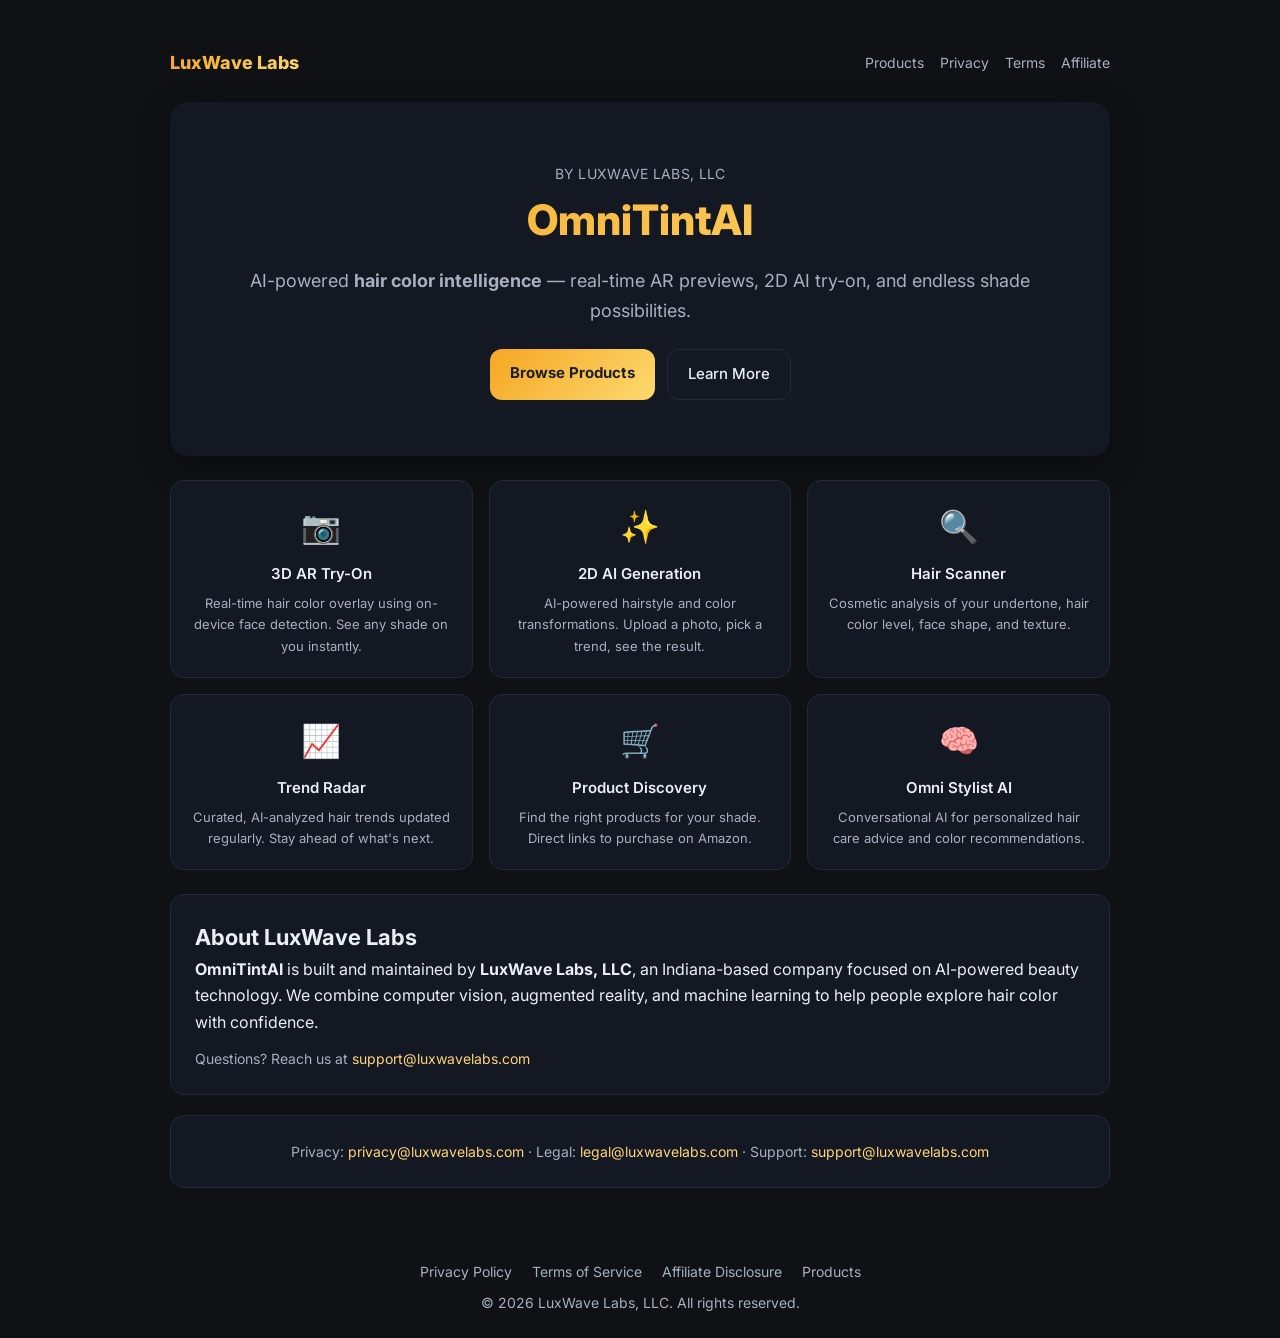
<file: index.html>
<!doctype html>
<html lang="en">
<head>
  <meta charset="utf-8"/>
  <meta name="viewport" content="width=device-width, initial-scale=1"/>
  <title>OmniTintAI — AI Hair Color Intelligence | LuxWave Labs</title>
  <meta name="description" content="OmniTintAI — AI-powered hair color intelligence with real-time AR previews, 2D AI try-on, and personalized shade recommendations."/>
  <link href="https://fonts.googleapis.com/css2?family=Inter:wght@400;600;800&display=swap" rel="stylesheet">
  <link rel="stylesheet" href="./styles.css"/>
</head>
<body>
  <div class="container">
    <nav class="nav">
      <span class="nav-brand">LuxWave Labs</span>
      <div class="nav-links">
        <a href="./products.html">Products</a>
        <a href="./privacy.html">Privacy</a>
        <a href="./terms.html">Terms</a>
        <a href="./affiliate.html">Affiliate</a>
      </div>
    </nav>

    <div class="hero">
      <p class="tagline">BY LUXWAVE LABS, LLC</p>
      <h1>OmniTintAI</h1>
      <p class="lead">AI-powered <strong>hair color intelligence</strong> — real-time AR previews, 2D AI try-on, and endless shade possibilities.</p>
      <div class="btns">
        <a class="btn primary" href="./products.html">Browse Products</a>
        <a class="btn" href="#features">Learn More</a>
      </div>
    </div>

    <div class="features" id="features">
      <div class="feature">
        <div class="feature-icon">&#x1f4f7;</div>
        <h3>3D AR Try-On</h3>
        <p>Real-time hair color overlay using on-device face detection. See any shade on you instantly.</p>
      </div>
      <div class="feature">
        <div class="feature-icon">&#x2728;</div>
        <h3>2D AI Generation</h3>
        <p>AI-powered hairstyle and color transformations. Upload a photo, pick a trend, see the result.</p>
      </div>
      <div class="feature">
        <div class="feature-icon">&#x1f50d;</div>
        <h3>Hair Scanner</h3>
        <p>Cosmetic analysis of your undertone, hair color level, face shape, and texture.</p>
      </div>
      <div class="feature">
        <div class="feature-icon">&#x1f4c8;</div>
        <h3>Trend Radar</h3>
        <p>Curated, AI-analyzed hair trends updated regularly. Stay ahead of what's next.</p>
      </div>
      <div class="feature">
        <div class="feature-icon">&#x1f6d2;</div>
        <h3>Product Discovery</h3>
        <p>Find the right products for your shade. Direct links to purchase on Amazon.</p>
      </div>
      <div class="feature">
        <div class="feature-icon">&#x1f9e0;</div>
        <h3>Omni Stylist AI</h3>
        <p>Conversational AI for personalized hair care advice and color recommendations.</p>
      </div>
    </div>

    <div class="card">
      <h2>About LuxWave Labs</h2>
      <p><strong>OmniTintAI</strong> is built and maintained by <strong>LuxWave Labs, LLC</strong>, an Indiana-based company focused on AI-powered beauty technology. We combine computer vision, augmented reality, and machine learning to help people explore hair color with confidence.</p>
      <p style="margin-top:12px;color:var(--muted);font-size:14px">Questions? Reach us at <a href="mailto:support@luxwavelabs.com">support@luxwavelabs.com</a></p>
    </div>

    <div class="card small">
      Privacy: <a href="mailto:privacy@luxwavelabs.com">privacy@luxwavelabs.com</a> &middot;
      Legal: <a href="mailto:legal@luxwavelabs.com">legal@luxwavelabs.com</a> &middot;
      Support: <a href="mailto:support@luxwavelabs.com">support@luxwavelabs.com</a>
    </div>
  </div>

  <footer>
    <div class="footer-links">
      <a href="./privacy.html">Privacy Policy</a>
      <a href="./terms.html">Terms of Service</a>
      <a href="./affiliate.html">Affiliate Disclosure</a>
      <a href="./products.html">Products</a>
    </div>
    &copy; 2026 LuxWave Labs, LLC. All rights reserved.
  </footer>
</body>
</html>
</file>
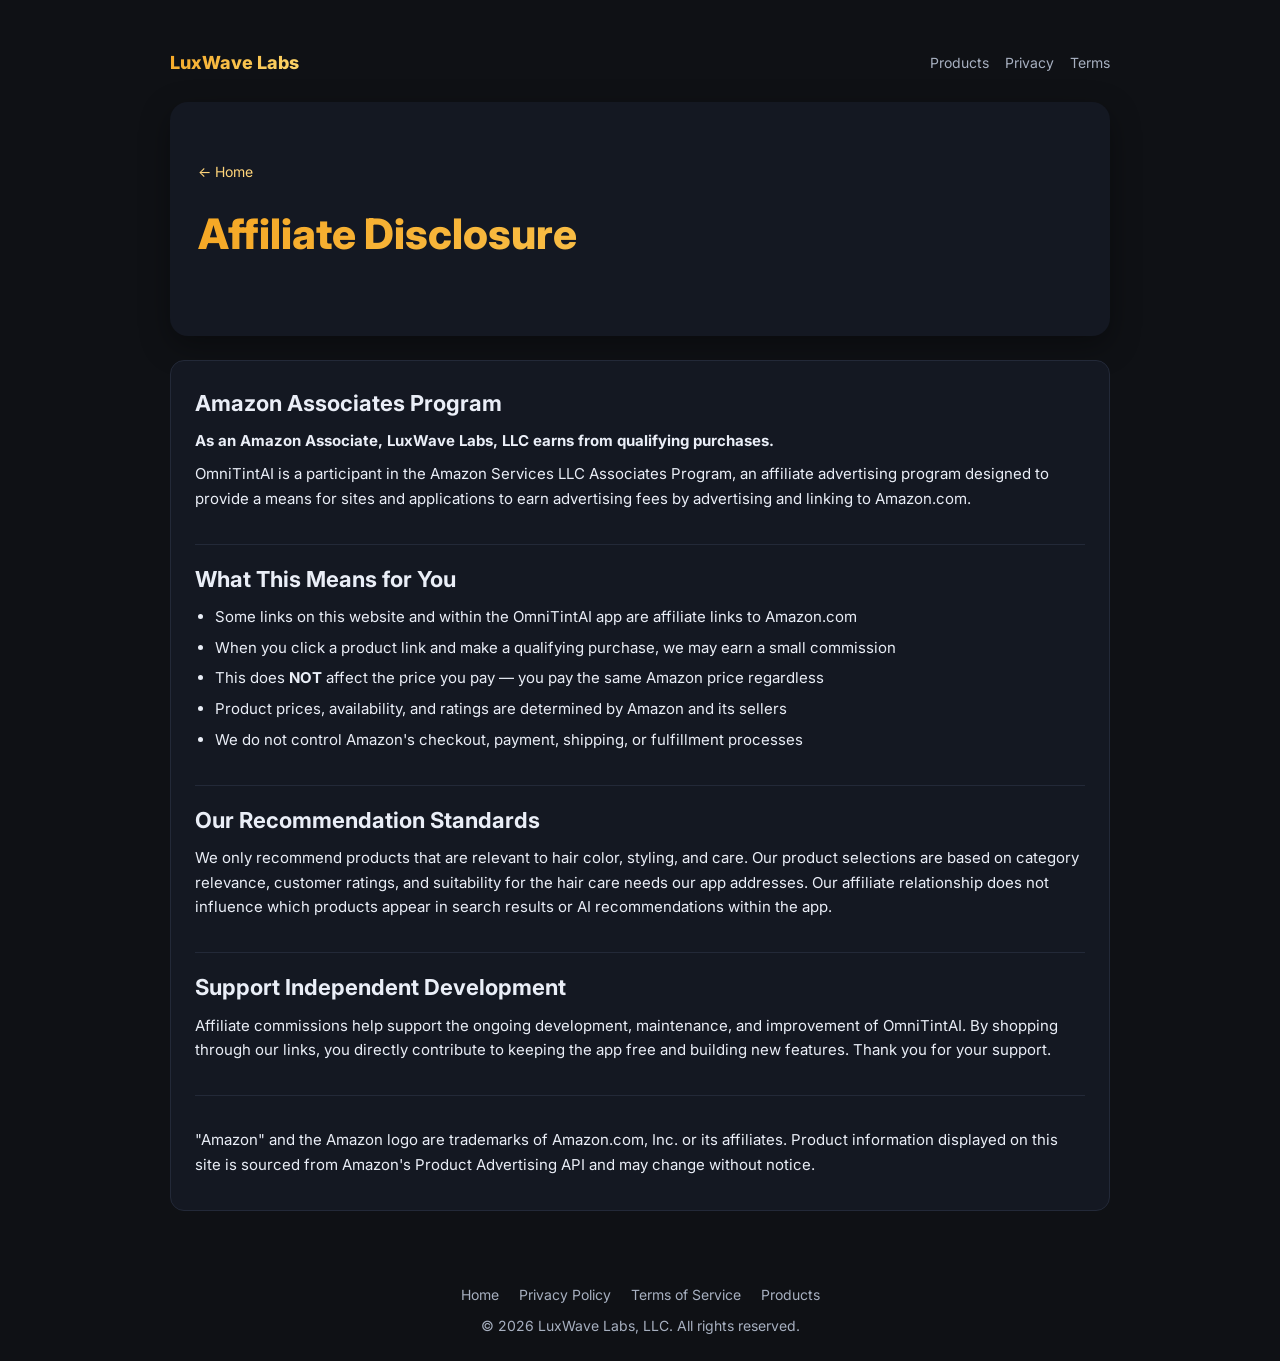
<file: affiliate.html>
<!doctype html>
<html lang="en">
<head>
  <meta charset="utf-8"/>
  <meta name="viewport" content="width=device-width, initial-scale=1"/>
  <title>Affiliate Disclosure — OmniTintAI | LuxWave Labs</title>
  <meta name="description" content="Affiliate Disclosure for OmniTintAI by LuxWave Labs, LLC."/>
  <link href="https://fonts.googleapis.com/css2?family=Inter:wght@400;600;800&display=swap" rel="stylesheet">
  <link rel="stylesheet" href="./styles.css"/>
</head>
<body>
  <div class="container">
    <nav class="nav">
      <a class="nav-brand" href="./index.html">LuxWave Labs</a>
      <div class="nav-links">
        <a href="./products.html">Products</a>
        <a href="./privacy.html">Privacy</a>
        <a href="./terms.html">Terms</a>
      </div>
    </nav>

    <div class="hero left">
      <a class="back-link" href="./index.html">&larr; Home</a>
      <h1>Affiliate Disclosure</h1>
    </div>

    <div class="card legal-body">
      <h2>Amazon Associates Program</h2>
      <p><strong>As an Amazon Associate, LuxWave Labs, LLC earns from qualifying purchases.</strong></p>
      <p>OmniTintAI is a participant in the Amazon Services LLC Associates Program, an affiliate advertising program designed to provide a means for sites and applications to earn advertising fees by advertising and linking to Amazon.com.</p>

      <h2>What This Means for You</h2>
      <ul>
        <li>Some links on this website and within the OmniTintAI app are affiliate links to Amazon.com</li>
        <li>When you click a product link and make a qualifying purchase, we may earn a small commission</li>
        <li>This does <strong>NOT</strong> affect the price you pay &mdash; you pay the same Amazon price regardless</li>
        <li>Product prices, availability, and ratings are determined by Amazon and its sellers</li>
        <li>We do not control Amazon's checkout, payment, shipping, or fulfillment processes</li>
      </ul>

      <h2>Our Recommendation Standards</h2>
      <p>We only recommend products that are relevant to hair color, styling, and care. Our product selections are based on category relevance, customer ratings, and suitability for the hair care needs our app addresses. Our affiliate relationship does not influence which products appear in search results or AI recommendations within the app.</p>

      <h2>Support Independent Development</h2>
      <p>Affiliate commissions help support the ongoing development, maintenance, and improvement of OmniTintAI. By shopping through our links, you directly contribute to keeping the app free and building new features. Thank you for your support.</p>

      <hr/>
      <p class="small">"Amazon" and the Amazon logo are trademarks of Amazon.com, Inc. or its affiliates. Product information displayed on this site is sourced from Amazon's Product Advertising API and may change without notice.</p>
    </div>
  </div>

  <footer>
    <div class="footer-links">
      <a href="./index.html">Home</a>
      <a href="./privacy.html">Privacy Policy</a>
      <a href="./terms.html">Terms of Service</a>
      <a href="./products.html">Products</a>
    </div>
    &copy; 2026 LuxWave Labs, LLC. All rights reserved.
  </footer>
</body>
</html>
</file>
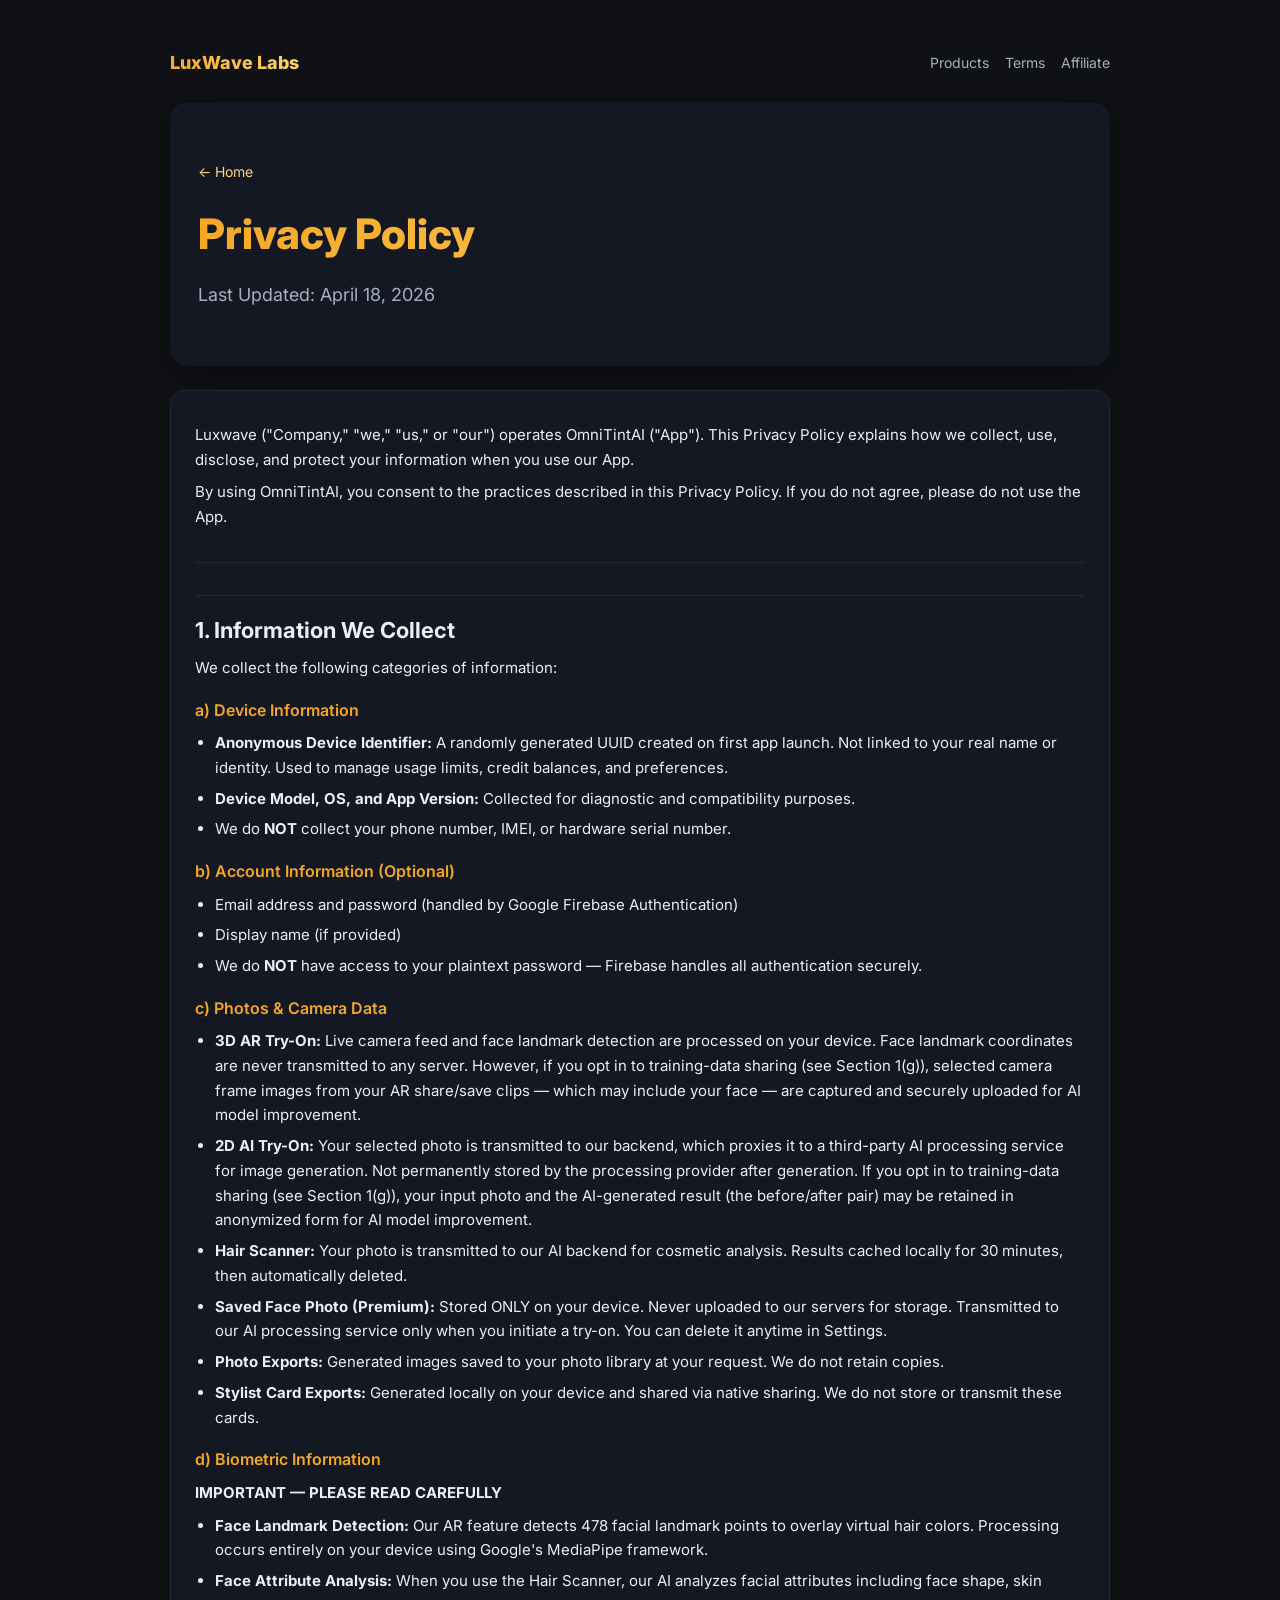
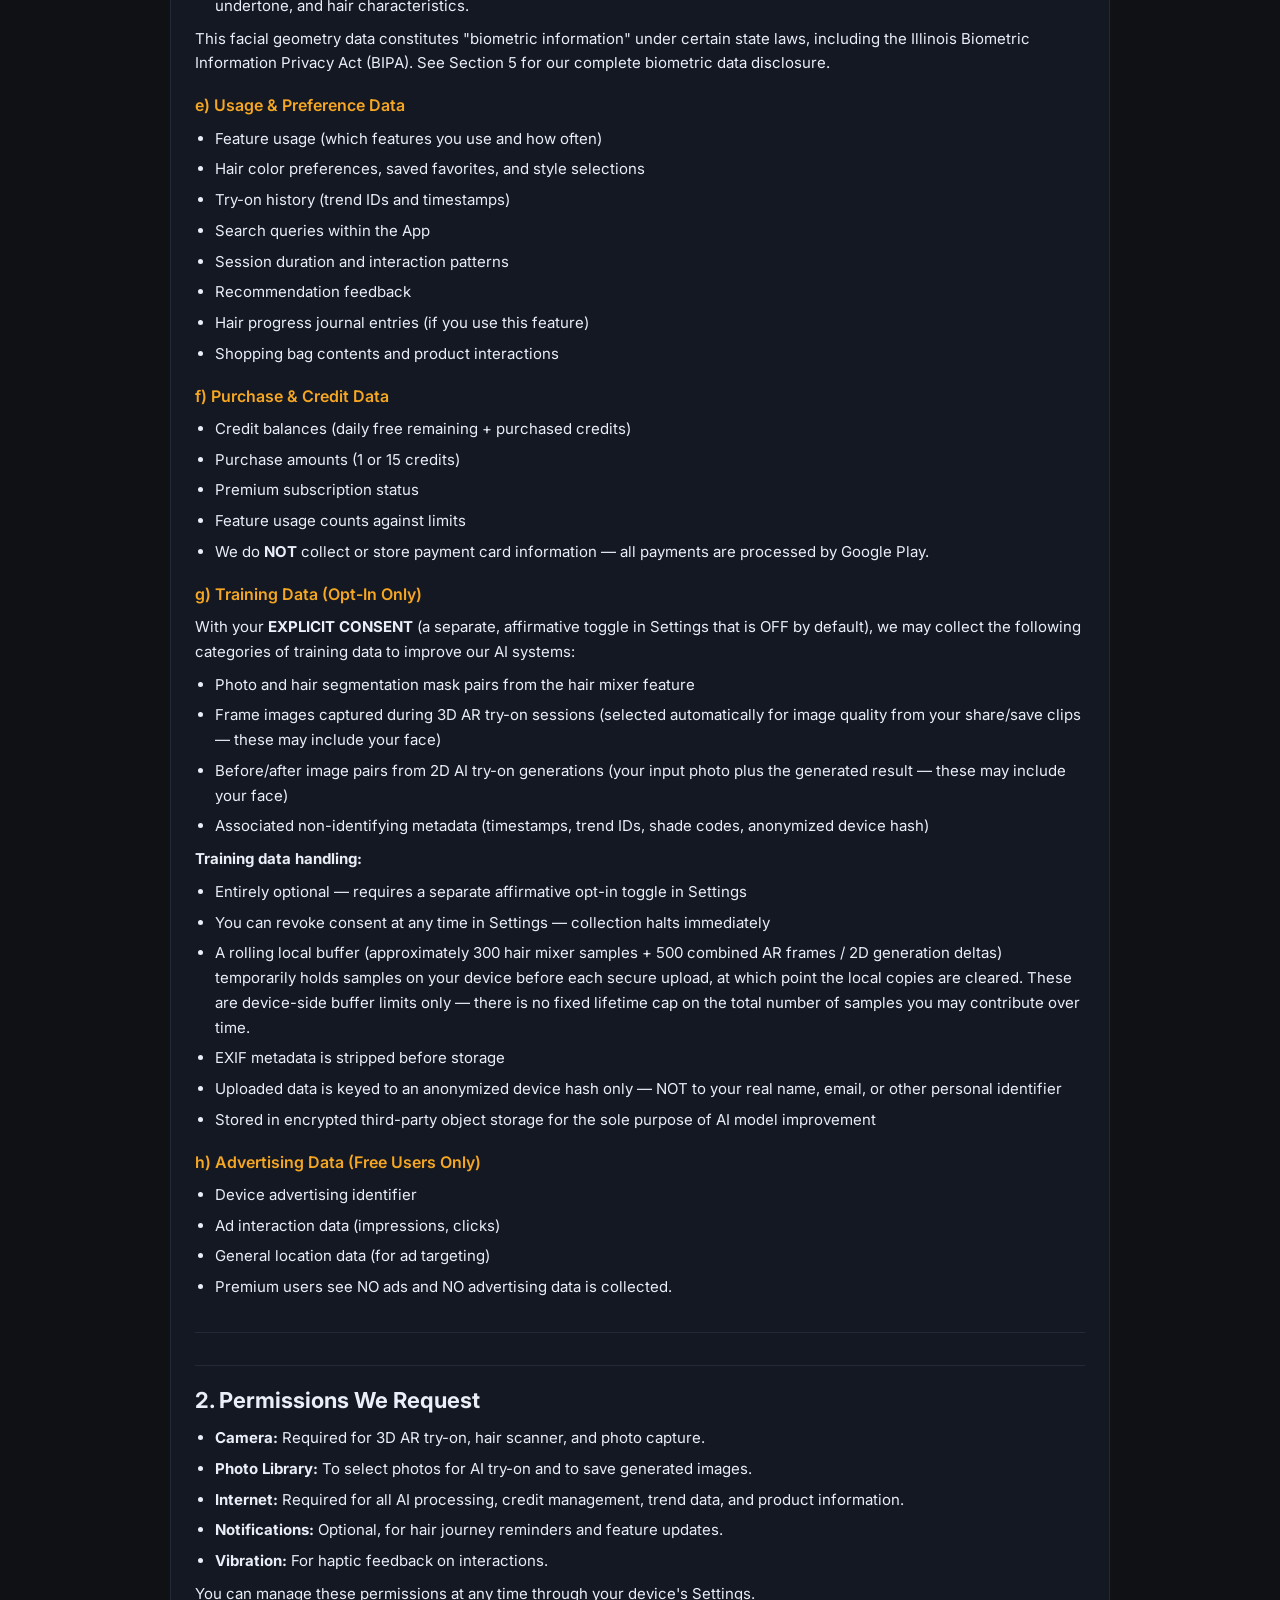
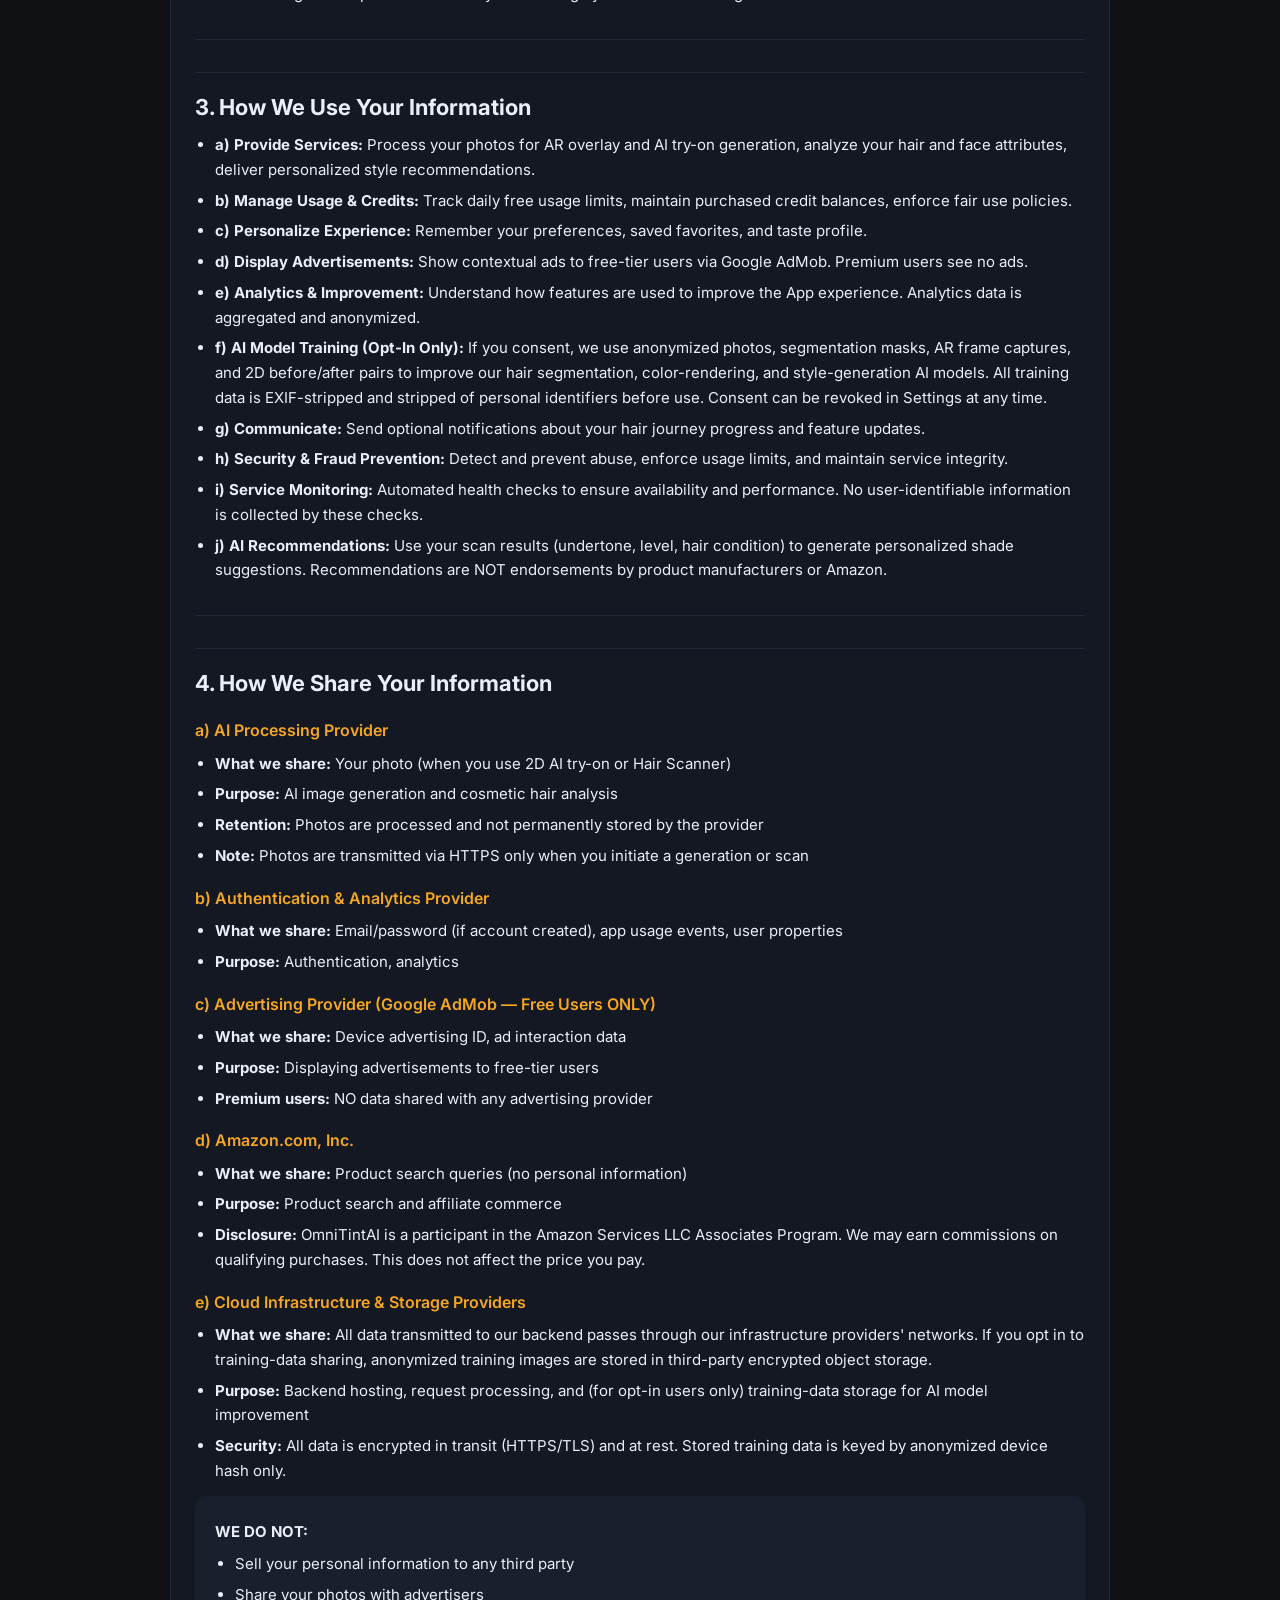
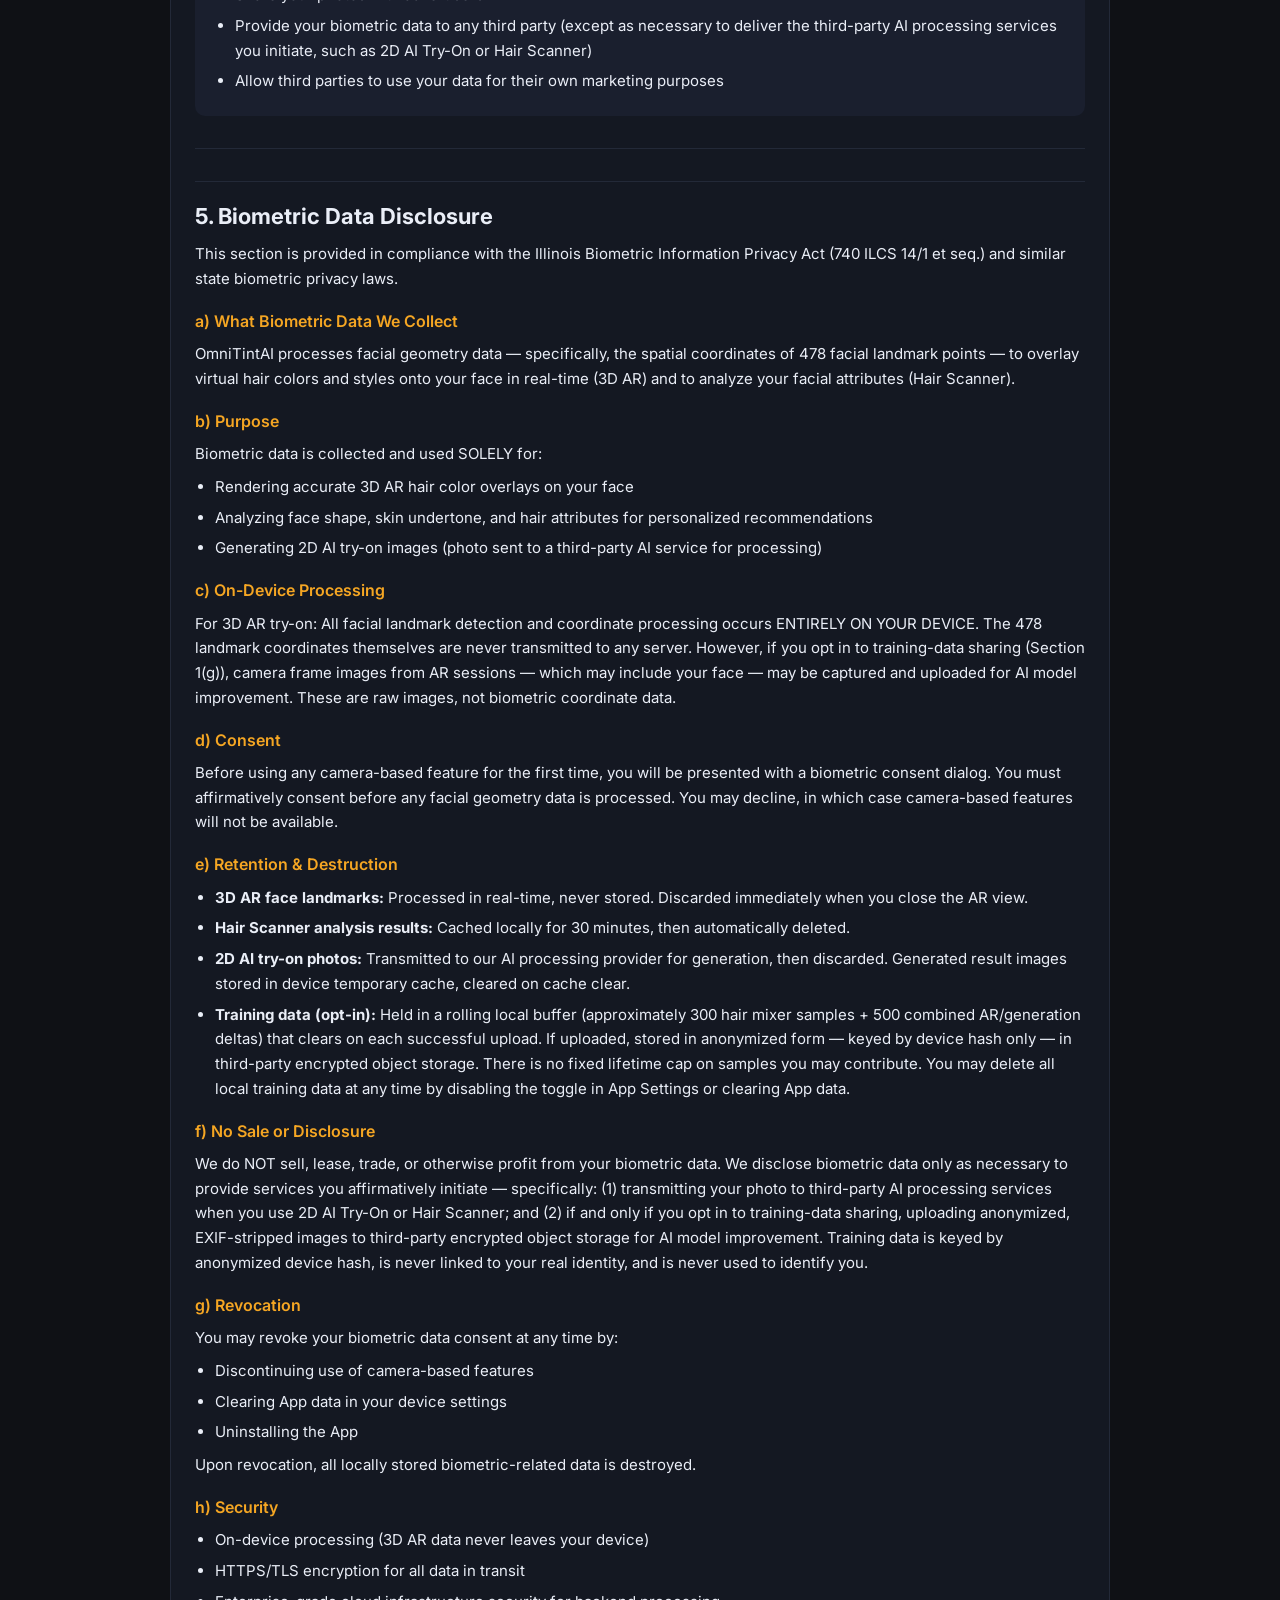
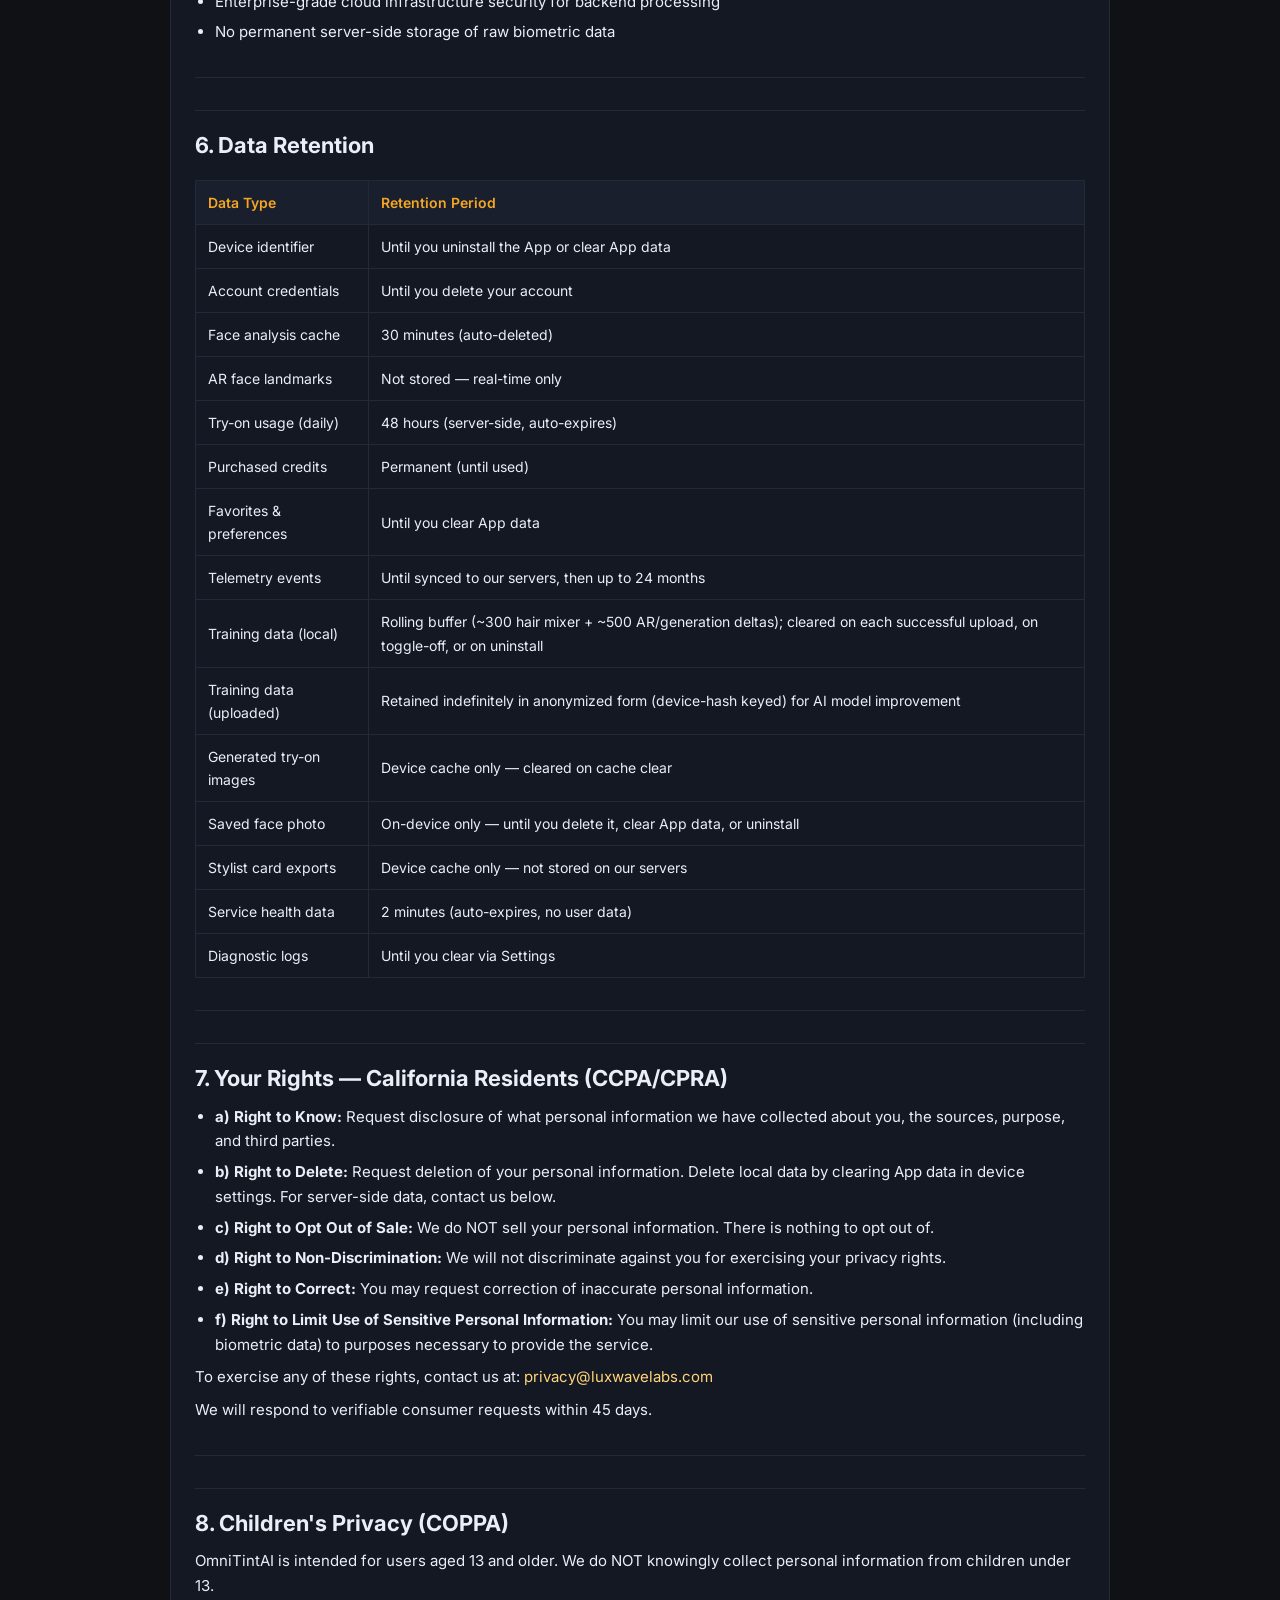
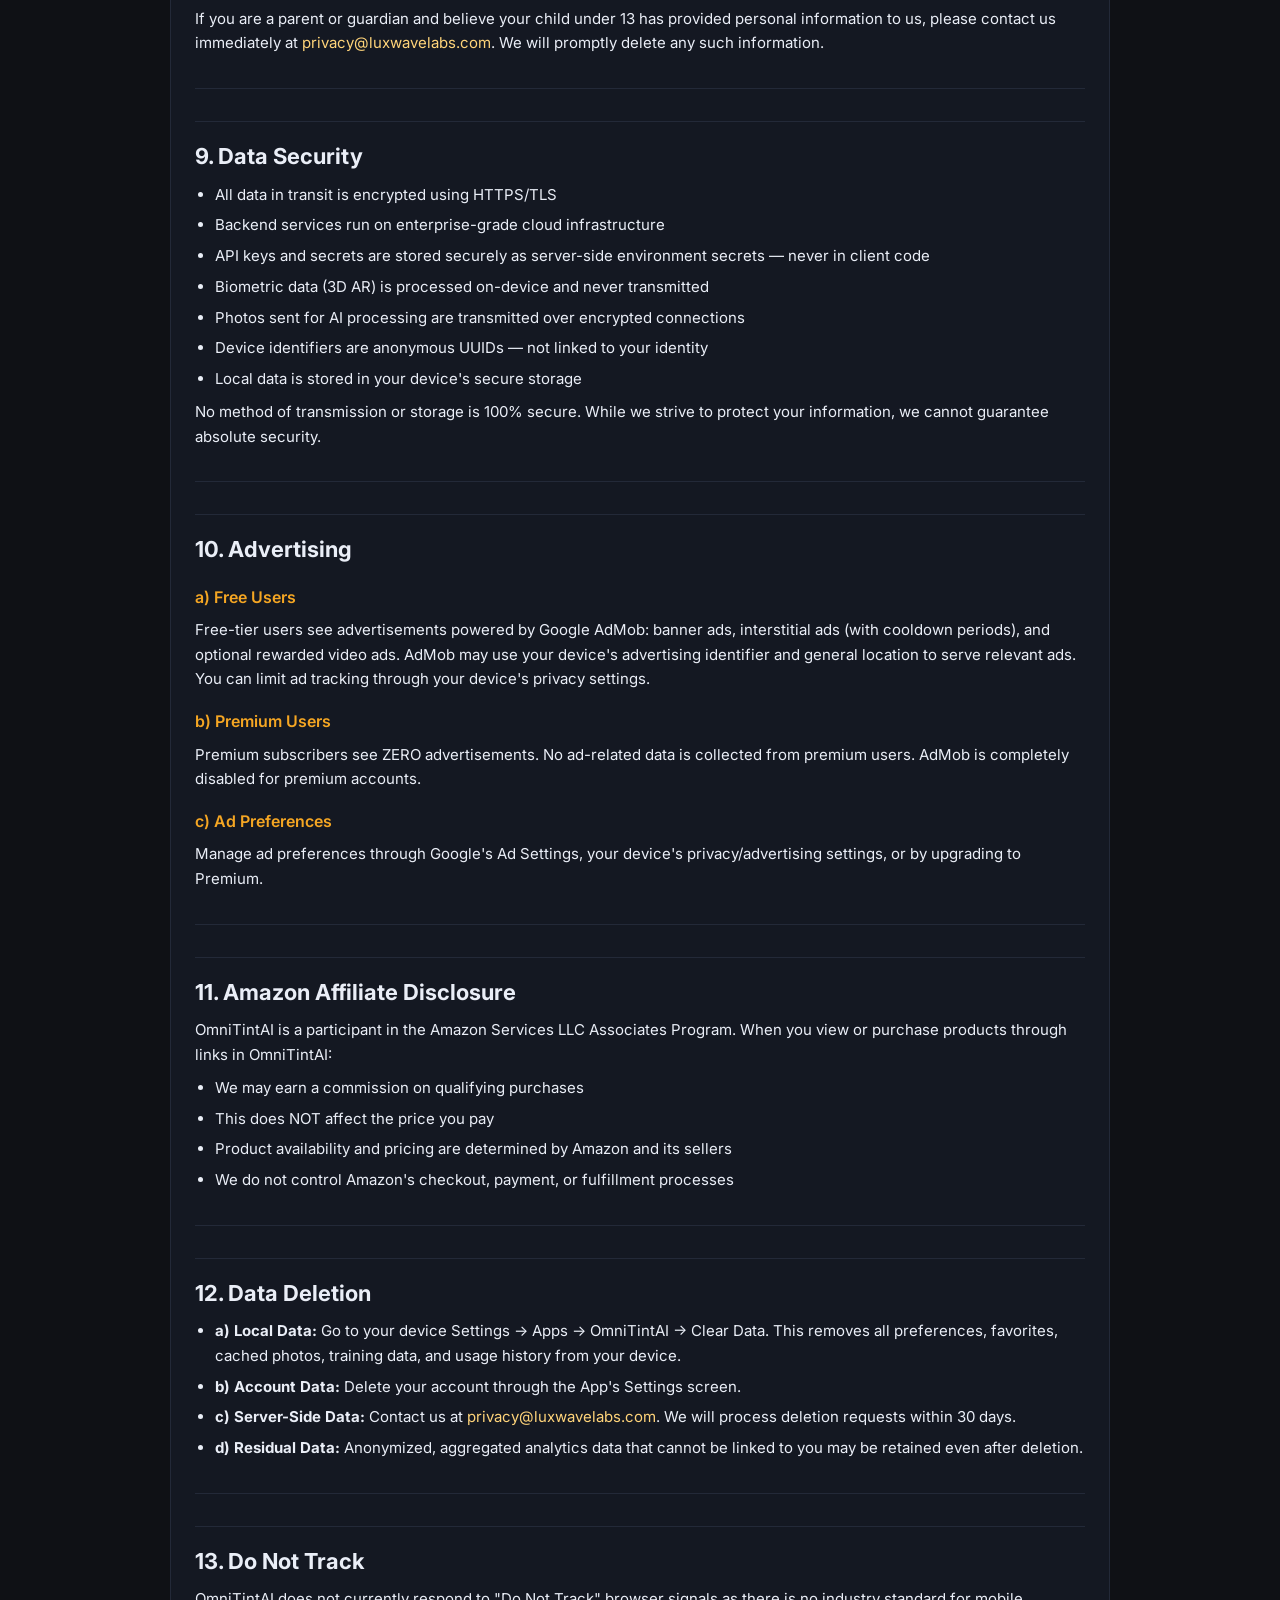
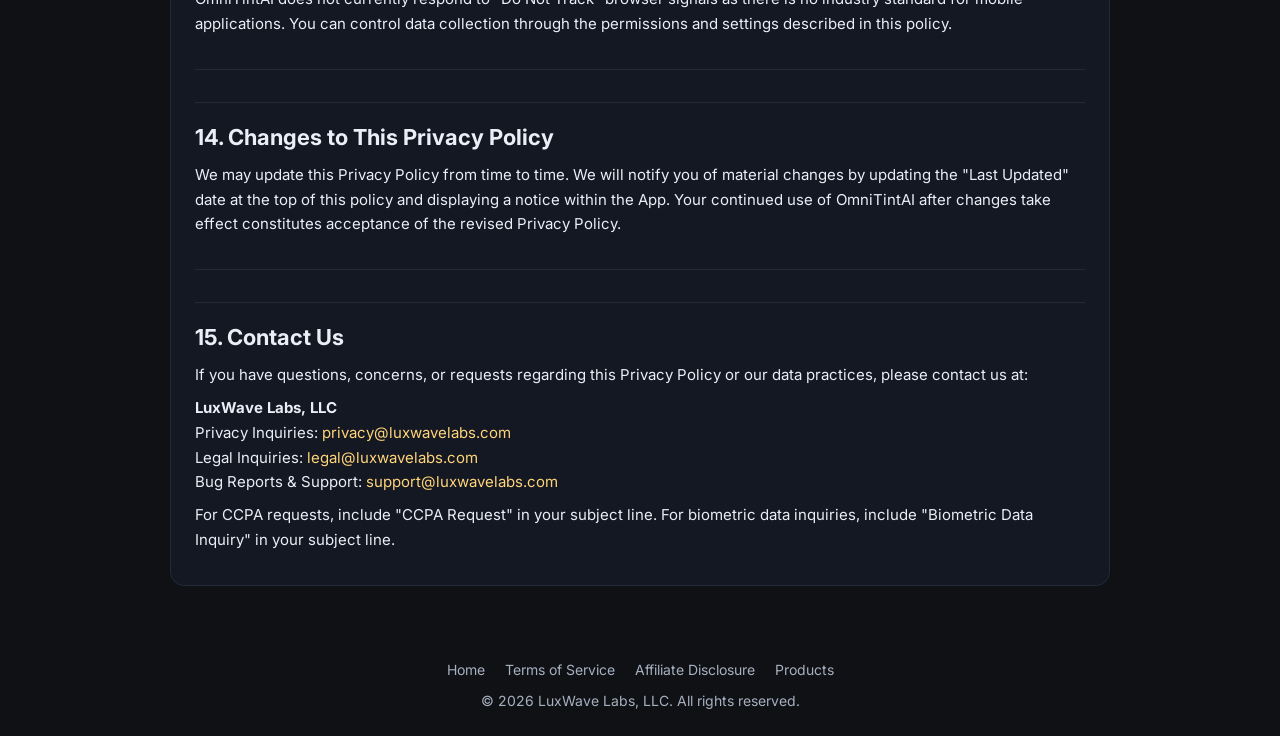
<file: privacy.html>
<!doctype html>
<html lang="en">
<head>
  <meta charset="utf-8"/>
  <meta name="viewport" content="width=device-width, initial-scale=1"/>
  <title>Privacy Policy — OmniTintAI | LuxWave Labs</title>
  <meta name="description" content="Privacy Policy for OmniTintAI by LuxWave Labs, LLC."/>
  <link href="https://fonts.googleapis.com/css2?family=Inter:wght@400;600;800&display=swap" rel="stylesheet">
  <link rel="stylesheet" href="./styles.css"/>
</head>
<body>
  <div class="container">
    <nav class="nav">
      <a class="nav-brand" href="./index.html">LuxWave Labs</a>
      <div class="nav-links">
        <a href="./products.html">Products</a>
        <a href="./terms.html">Terms</a>
        <a href="./affiliate.html">Affiliate</a>
      </div>
    </nav>

    <div class="hero left">
      <a class="back-link" href="./index.html">&larr; Home</a>
      <h1>Privacy Policy</h1>
      <p class="lead">Last Updated: April 18, 2026</p>
    </div>

    <div class="card legal-body">
      <p>Luxwave ("Company," "we," "us," or "our") operates OmniTintAI ("App"). This Privacy Policy explains how we collect, use, disclose, and protect your information when you use our App.</p>
      <p>By using OmniTintAI, you consent to the practices described in this Privacy Policy. If you do not agree, please do not use the App.</p>

      <hr/>

      <h2>1. Information We Collect</h2>
      <p>We collect the following categories of information:</p>

      <h3>a) Device Information</h3>
      <ul>
        <li><strong>Anonymous Device Identifier:</strong> A randomly generated UUID created on first app launch. Not linked to your real name or identity. Used to manage usage limits, credit balances, and preferences.</li>
        <li><strong>Device Model, OS, and App Version:</strong> Collected for diagnostic and compatibility purposes.</li>
        <li>We do <strong>NOT</strong> collect your phone number, IMEI, or hardware serial number.</li>
      </ul>

      <h3>b) Account Information (Optional)</h3>
      <ul>
        <li>Email address and password (handled by Google Firebase Authentication)</li>
        <li>Display name (if provided)</li>
        <li>We do <strong>NOT</strong> have access to your plaintext password — Firebase handles all authentication securely.</li>
      </ul>

      <h3>c) Photos &amp; Camera Data</h3>
      <ul>
        <li><strong>3D AR Try-On:</strong> Live camera feed and face landmark detection are processed on your device. Face landmark coordinates are never transmitted to any server. However, if you opt in to training-data sharing (see Section 1(g)), selected camera frame images from your AR share/save clips — which may include your face — are captured and securely uploaded for AI model improvement.</li>
        <li><strong>2D AI Try-On:</strong> Your selected photo is transmitted to our backend, which proxies it to a third-party AI processing service for image generation. Not permanently stored by the processing provider after generation. If you opt in to training-data sharing (see Section 1(g)), your input photo and the AI-generated result (the before/after pair) may be retained in anonymized form for AI model improvement.</li>
        <li><strong>Hair Scanner:</strong> Your photo is transmitted to our AI backend for cosmetic analysis. Results cached locally for 30 minutes, then automatically deleted.</li>
        <li><strong>Saved Face Photo (Premium):</strong> Stored ONLY on your device. Never uploaded to our servers for storage. Transmitted to our AI processing service only when you initiate a try-on. You can delete it anytime in Settings.</li>
        <li><strong>Photo Exports:</strong> Generated images saved to your photo library at your request. We do not retain copies.</li>
        <li><strong>Stylist Card Exports:</strong> Generated locally on your device and shared via native sharing. We do not store or transmit these cards.</li>
      </ul>

      <h3>d) Biometric Information</h3>
      <p><strong>IMPORTANT — PLEASE READ CAREFULLY</strong></p>
      <ul>
        <li><strong>Face Landmark Detection:</strong> Our AR feature detects 478 facial landmark points to overlay virtual hair colors. Processing occurs entirely on your device using Google's MediaPipe framework.</li>
        <li><strong>Face Attribute Analysis:</strong> When you use the Hair Scanner, our AI analyzes facial attributes including face shape, skin undertone, and hair characteristics.</li>
      </ul>
      <p>This facial geometry data constitutes "biometric information" under certain state laws, including the Illinois Biometric Information Privacy Act (BIPA). See Section 5 for our complete biometric data disclosure.</p>

      <h3>e) Usage &amp; Preference Data</h3>
      <ul>
        <li>Feature usage (which features you use and how often)</li>
        <li>Hair color preferences, saved favorites, and style selections</li>
        <li>Try-on history (trend IDs and timestamps)</li>
        <li>Search queries within the App</li>
        <li>Session duration and interaction patterns</li>
        <li>Recommendation feedback</li>
        <li>Hair progress journal entries (if you use this feature)</li>
        <li>Shopping bag contents and product interactions</li>
      </ul>

      <h3>f) Purchase &amp; Credit Data</h3>
      <ul>
        <li>Credit balances (daily free remaining + purchased credits)</li>
        <li>Purchase amounts (1 or 15 credits)</li>
        <li>Premium subscription status</li>
        <li>Feature usage counts against limits</li>
        <li>We do <strong>NOT</strong> collect or store payment card information — all payments are processed by Google Play.</li>
      </ul>

      <h3>g) Training Data (Opt-In Only)</h3>
      <p>With your <strong>EXPLICIT CONSENT</strong> (a separate, affirmative toggle in Settings that is OFF by default), we may collect the following categories of training data to improve our AI systems:</p>
      <ul>
        <li>Photo and hair segmentation mask pairs from the hair mixer feature</li>
        <li>Frame images captured during 3D AR try-on sessions (selected automatically for image quality from your share/save clips — these may include your face)</li>
        <li>Before/after image pairs from 2D AI try-on generations (your input photo plus the generated result — these may include your face)</li>
        <li>Associated non-identifying metadata (timestamps, trend IDs, shade codes, anonymized device hash)</li>
      </ul>
      <p><strong>Training data handling:</strong></p>
      <ul>
        <li>Entirely optional — requires a separate affirmative opt-in toggle in Settings</li>
        <li>You can revoke consent at any time in Settings — collection halts immediately</li>
        <li>A rolling local buffer (approximately 300 hair mixer samples + 500 combined AR frames / 2D generation deltas) temporarily holds samples on your device before each secure upload, at which point the local copies are cleared. These are device-side buffer limits only — there is no fixed lifetime cap on the total number of samples you may contribute over time.</li>
        <li>EXIF metadata is stripped before storage</li>
        <li>Uploaded data is keyed to an anonymized device hash only — NOT to your real name, email, or other personal identifier</li>
        <li>Stored in encrypted third-party object storage for the sole purpose of AI model improvement</li>
      </ul>

      <h3>h) Advertising Data (Free Users Only)</h3>
      <ul>
        <li>Device advertising identifier</li>
        <li>Ad interaction data (impressions, clicks)</li>
        <li>General location data (for ad targeting)</li>
        <li>Premium users see NO ads and NO advertising data is collected.</li>
      </ul>

      <hr/>

      <h2>2. Permissions We Request</h2>
      <ul>
        <li><strong>Camera:</strong> Required for 3D AR try-on, hair scanner, and photo capture.</li>
        <li><strong>Photo Library:</strong> To select photos for AI try-on and to save generated images.</li>
        <li><strong>Internet:</strong> Required for all AI processing, credit management, trend data, and product information.</li>
        <li><strong>Notifications:</strong> Optional, for hair journey reminders and feature updates.</li>
        <li><strong>Vibration:</strong> For haptic feedback on interactions.</li>
      </ul>
      <p>You can manage these permissions at any time through your device's Settings.</p>

      <hr/>

      <h2>3. How We Use Your Information</h2>
      <ul>
        <li><strong>a) Provide Services:</strong> Process your photos for AR overlay and AI try-on generation, analyze your hair and face attributes, deliver personalized style recommendations.</li>
        <li><strong>b) Manage Usage &amp; Credits:</strong> Track daily free usage limits, maintain purchased credit balances, enforce fair use policies.</li>
        <li><strong>c) Personalize Experience:</strong> Remember your preferences, saved favorites, and taste profile.</li>
        <li><strong>d) Display Advertisements:</strong> Show contextual ads to free-tier users via Google AdMob. Premium users see no ads.</li>
        <li><strong>e) Analytics &amp; Improvement:</strong> Understand how features are used to improve the App experience. Analytics data is aggregated and anonymized.</li>
        <li><strong>f) AI Model Training (Opt-In Only):</strong> If you consent, we use anonymized photos, segmentation masks, AR frame captures, and 2D before/after pairs to improve our hair segmentation, color-rendering, and style-generation AI models. All training data is EXIF-stripped and stripped of personal identifiers before use. Consent can be revoked in Settings at any time.</li>
        <li><strong>g) Communicate:</strong> Send optional notifications about your hair journey progress and feature updates.</li>
        <li><strong>h) Security &amp; Fraud Prevention:</strong> Detect and prevent abuse, enforce usage limits, and maintain service integrity.</li>
        <li><strong>i) Service Monitoring:</strong> Automated health checks to ensure availability and performance. No user-identifiable information is collected by these checks.</li>
        <li><strong>j) AI Recommendations:</strong> Use your scan results (undertone, level, hair condition) to generate personalized shade suggestions. Recommendations are NOT endorsements by product manufacturers or Amazon.</li>
      </ul>

      <hr/>

      <h2>4. How We Share Your Information</h2>

      <h3>a) AI Processing Provider</h3>
      <ul>
        <li><strong>What we share:</strong> Your photo (when you use 2D AI try-on or Hair Scanner)</li>
        <li><strong>Purpose:</strong> AI image generation and cosmetic hair analysis</li>
        <li><strong>Retention:</strong> Photos are processed and not permanently stored by the provider</li>
        <li><strong>Note:</strong> Photos are transmitted via HTTPS only when you initiate a generation or scan</li>
      </ul>

      <h3>b) Authentication &amp; Analytics Provider</h3>
      <ul>
        <li><strong>What we share:</strong> Email/password (if account created), app usage events, user properties</li>
        <li><strong>Purpose:</strong> Authentication, analytics</li>
      </ul>

      <h3>c) Advertising Provider (Google AdMob — Free Users ONLY)</h3>
      <ul>
        <li><strong>What we share:</strong> Device advertising ID, ad interaction data</li>
        <li><strong>Purpose:</strong> Displaying advertisements to free-tier users</li>
        <li><strong>Premium users:</strong> NO data shared with any advertising provider</li>
      </ul>

      <h3>d) Amazon.com, Inc.</h3>
      <ul>
        <li><strong>What we share:</strong> Product search queries (no personal information)</li>
        <li><strong>Purpose:</strong> Product search and affiliate commerce</li>
        <li><strong>Disclosure:</strong> OmniTintAI is a participant in the Amazon Services LLC Associates Program. We may earn commissions on qualifying purchases. This does not affect the price you pay.</li>
      </ul>

      <h3>e) Cloud Infrastructure &amp; Storage Providers</h3>
      <ul>
        <li><strong>What we share:</strong> All data transmitted to our backend passes through our infrastructure providers' networks. If you opt in to training-data sharing, anonymized training images are stored in third-party encrypted object storage.</li>
        <li><strong>Purpose:</strong> Backend hosting, request processing, and (for opt-in users only) training-data storage for AI model improvement</li>
        <li><strong>Security:</strong> All data is encrypted in transit (HTTPS/TLS) and at rest. Stored training data is keyed by anonymized device hash only.</li>
      </ul>

      <div class="do-not">
        <p><strong>WE DO NOT:</strong></p>
        <ul>
          <li>Sell your personal information to any third party</li>
          <li>Share your photos with advertisers</li>
          <li>Provide your biometric data to any third party (except as necessary to deliver the third-party AI processing services you initiate, such as 2D AI Try-On or Hair Scanner)</li>
          <li>Allow third parties to use your data for their own marketing purposes</li>
        </ul>
      </div>

      <hr/>

      <h2>5. Biometric Data Disclosure</h2>
      <p>This section is provided in compliance with the Illinois Biometric Information Privacy Act (740 ILCS 14/1 et seq.) and similar state biometric privacy laws.</p>

      <h3>a) What Biometric Data We Collect</h3>
      <p>OmniTintAI processes facial geometry data — specifically, the spatial coordinates of 478 facial landmark points — to overlay virtual hair colors and styles onto your face in real-time (3D AR) and to analyze your facial attributes (Hair Scanner).</p>

      <h3>b) Purpose</h3>
      <p>Biometric data is collected and used SOLELY for:</p>
      <ul>
        <li>Rendering accurate 3D AR hair color overlays on your face</li>
        <li>Analyzing face shape, skin undertone, and hair attributes for personalized recommendations</li>
        <li>Generating 2D AI try-on images (photo sent to a third-party AI service for processing)</li>
      </ul>

      <h3>c) On-Device Processing</h3>
      <p>For 3D AR try-on: All facial landmark detection and coordinate processing occurs ENTIRELY ON YOUR DEVICE. The 478 landmark coordinates themselves are never transmitted to any server. However, if you opt in to training-data sharing (Section 1(g)), camera frame images from AR sessions — which may include your face — may be captured and uploaded for AI model improvement. These are raw images, not biometric coordinate data.</p>

      <h3>d) Consent</h3>
      <p>Before using any camera-based feature for the first time, you will be presented with a biometric consent dialog. You must affirmatively consent before any facial geometry data is processed. You may decline, in which case camera-based features will not be available.</p>

      <h3>e) Retention &amp; Destruction</h3>
      <ul>
        <li><strong>3D AR face landmarks:</strong> Processed in real-time, never stored. Discarded immediately when you close the AR view.</li>
        <li><strong>Hair Scanner analysis results:</strong> Cached locally for 30 minutes, then automatically deleted.</li>
        <li><strong>2D AI try-on photos:</strong> Transmitted to our AI processing provider for generation, then discarded. Generated result images stored in device temporary cache, cleared on cache clear.</li>
        <li><strong>Training data (opt-in):</strong> Held in a rolling local buffer (approximately 300 hair mixer samples + 500 combined AR/generation deltas) that clears on each successful upload. If uploaded, stored in anonymized form — keyed by device hash only — in third-party encrypted object storage. There is no fixed lifetime cap on samples you may contribute. You may delete all local training data at any time by disabling the toggle in App Settings or clearing App data.</li>
      </ul>

      <h3>f) No Sale or Disclosure</h3>
      <p>We do NOT sell, lease, trade, or otherwise profit from your biometric data. We disclose biometric data only as necessary to provide services you affirmatively initiate — specifically: (1) transmitting your photo to third-party AI processing services when you use 2D AI Try-On or Hair Scanner; and (2) if and only if you opt in to training-data sharing, uploading anonymized, EXIF-stripped images to third-party encrypted object storage for AI model improvement. Training data is keyed by anonymized device hash, is never linked to your real identity, and is never used to identify you.</p>

      <h3>g) Revocation</h3>
      <p>You may revoke your biometric data consent at any time by:</p>
      <ul>
        <li>Discontinuing use of camera-based features</li>
        <li>Clearing App data in your device settings</li>
        <li>Uninstalling the App</li>
      </ul>
      <p>Upon revocation, all locally stored biometric-related data is destroyed.</p>

      <h3>h) Security</h3>
      <ul>
        <li>On-device processing (3D AR data never leaves your device)</li>
        <li>HTTPS/TLS encryption for all data in transit</li>
        <li>Enterprise-grade cloud infrastructure security for backend processing</li>
        <li>No permanent server-side storage of raw biometric data</li>
      </ul>

      <hr/>

      <h2>6. Data Retention</h2>
      <table>
        <thead><tr><th>Data Type</th><th>Retention Period</th></tr></thead>
        <tbody>
          <tr><td>Device identifier</td><td>Until you uninstall the App or clear App data</td></tr>
          <tr><td>Account credentials</td><td>Until you delete your account</td></tr>
          <tr><td>Face analysis cache</td><td>30 minutes (auto-deleted)</td></tr>
          <tr><td>AR face landmarks</td><td>Not stored — real-time only</td></tr>
          <tr><td>Try-on usage (daily)</td><td>48 hours (server-side, auto-expires)</td></tr>
          <tr><td>Purchased credits</td><td>Permanent (until used)</td></tr>
          <tr><td>Favorites &amp; preferences</td><td>Until you clear App data</td></tr>
          <tr><td>Telemetry events</td><td>Until synced to our servers, then up to 24 months</td></tr>
          <tr><td>Training data (local)</td><td>Rolling buffer (~300 hair mixer + ~500 AR/generation deltas); cleared on each successful upload, on toggle-off, or on uninstall</td></tr>
          <tr><td>Training data (uploaded)</td><td>Retained indefinitely in anonymized form (device-hash keyed) for AI model improvement</td></tr>
          <tr><td>Generated try-on images</td><td>Device cache only — cleared on cache clear</td></tr>
          <tr><td>Saved face photo</td><td>On-device only — until you delete it, clear App data, or uninstall</td></tr>
          <tr><td>Stylist card exports</td><td>Device cache only — not stored on our servers</td></tr>
          <tr><td>Service health data</td><td>2 minutes (auto-expires, no user data)</td></tr>
          <tr><td>Diagnostic logs</td><td>Until you clear via Settings</td></tr>
        </tbody>
      </table>

      <hr/>

      <h2>7. Your Rights — California Residents (CCPA/CPRA)</h2>
      <ul>
        <li><strong>a) Right to Know:</strong> Request disclosure of what personal information we have collected about you, the sources, purpose, and third parties.</li>
        <li><strong>b) Right to Delete:</strong> Request deletion of your personal information. Delete local data by clearing App data in device settings. For server-side data, contact us below.</li>
        <li><strong>c) Right to Opt Out of Sale:</strong> We do NOT sell your personal information. There is nothing to opt out of.</li>
        <li><strong>d) Right to Non-Discrimination:</strong> We will not discriminate against you for exercising your privacy rights.</li>
        <li><strong>e) Right to Correct:</strong> You may request correction of inaccurate personal information.</li>
        <li><strong>f) Right to Limit Use of Sensitive Personal Information:</strong> You may limit our use of sensitive personal information (including biometric data) to purposes necessary to provide the service.</li>
      </ul>
      <p>To exercise any of these rights, contact us at: <a href="mailto:privacy@luxwavelabs.com">privacy@luxwavelabs.com</a></p>
      <p>We will respond to verifiable consumer requests within 45 days.</p>

      <hr/>

      <h2>8. Children's Privacy (COPPA)</h2>
      <p>OmniTintAI is intended for users aged 13 and older. We do NOT knowingly collect personal information from children under 13.</p>
      <p>If you are a parent or guardian and believe your child under 13 has provided personal information to us, please contact us immediately at <a href="mailto:privacy@luxwavelabs.com">privacy@luxwavelabs.com</a>. We will promptly delete any such information.</p>

      <hr/>

      <h2>9. Data Security</h2>
      <ul>
        <li>All data in transit is encrypted using HTTPS/TLS</li>
        <li>Backend services run on enterprise-grade cloud infrastructure</li>
        <li>API keys and secrets are stored securely as server-side environment secrets — never in client code</li>
        <li>Biometric data (3D AR) is processed on-device and never transmitted</li>
        <li>Photos sent for AI processing are transmitted over encrypted connections</li>
        <li>Device identifiers are anonymous UUIDs — not linked to your identity</li>
        <li>Local data is stored in your device's secure storage</li>
      </ul>
      <p>No method of transmission or storage is 100% secure. While we strive to protect your information, we cannot guarantee absolute security.</p>

      <hr/>

      <h2>10. Advertising</h2>
      <h3>a) Free Users</h3>
      <p>Free-tier users see advertisements powered by Google AdMob: banner ads, interstitial ads (with cooldown periods), and optional rewarded video ads. AdMob may use your device's advertising identifier and general location to serve relevant ads. You can limit ad tracking through your device's privacy settings.</p>
      <h3>b) Premium Users</h3>
      <p>Premium subscribers see ZERO advertisements. No ad-related data is collected from premium users. AdMob is completely disabled for premium accounts.</p>
      <h3>c) Ad Preferences</h3>
      <p>Manage ad preferences through Google's Ad Settings, your device's privacy/advertising settings, or by upgrading to Premium.</p>

      <hr/>

      <h2>11. Amazon Affiliate Disclosure</h2>
      <p>OmniTintAI is a participant in the Amazon Services LLC Associates Program. When you view or purchase products through links in OmniTintAI:</p>
      <ul>
        <li>We may earn a commission on qualifying purchases</li>
        <li>This does NOT affect the price you pay</li>
        <li>Product availability and pricing are determined by Amazon and its sellers</li>
        <li>We do not control Amazon's checkout, payment, or fulfillment processes</li>
      </ul>

      <hr/>

      <h2>12. Data Deletion</h2>
      <ul>
        <li><strong>a) Local Data:</strong> Go to your device Settings &rarr; Apps &rarr; OmniTintAI &rarr; Clear Data. This removes all preferences, favorites, cached photos, training data, and usage history from your device.</li>
        <li><strong>b) Account Data:</strong> Delete your account through the App's Settings screen.</li>
        <li><strong>c) Server-Side Data:</strong> Contact us at <a href="mailto:privacy@luxwavelabs.com">privacy@luxwavelabs.com</a>. We will process deletion requests within 30 days.</li>
        <li><strong>d) Residual Data:</strong> Anonymized, aggregated analytics data that cannot be linked to you may be retained even after deletion.</li>
      </ul>

      <hr/>

      <h2>13. Do Not Track</h2>
      <p>OmniTintAI does not currently respond to "Do Not Track" browser signals as there is no industry standard for mobile applications. You can control data collection through the permissions and settings described in this policy.</p>

      <hr/>

      <h2>14. Changes to This Privacy Policy</h2>
      <p>We may update this Privacy Policy from time to time. We will notify you of material changes by updating the "Last Updated" date at the top of this policy and displaying a notice within the App. Your continued use of OmniTintAI after changes take effect constitutes acceptance of the revised Privacy Policy.</p>

      <hr/>

      <h2>15. Contact Us</h2>
      <p>If you have questions, concerns, or requests regarding this Privacy Policy or our data practices, please contact us at:</p>
      <p>
        <strong>LuxWave Labs, LLC</strong><br/>
        Privacy Inquiries: <a href="mailto:privacy@luxwavelabs.com">privacy@luxwavelabs.com</a><br/>
        Legal Inquiries: <a href="mailto:legal@luxwavelabs.com">legal@luxwavelabs.com</a><br/>
        Bug Reports &amp; Support: <a href="mailto:support@luxwavelabs.com">support@luxwavelabs.com</a>
      </p>
      <p class="small">For CCPA requests, include "CCPA Request" in your subject line. For biometric data inquiries, include "Biometric Data Inquiry" in your subject line.</p>
    </div>
  </div>

  <footer>
    <div class="footer-links">
      <a href="./index.html">Home</a>
      <a href="./terms.html">Terms of Service</a>
      <a href="./affiliate.html">Affiliate Disclosure</a>
      <a href="./products.html">Products</a>
    </div>
    &copy; 2026 LuxWave Labs, LLC. All rights reserved.
  </footer>
</body>
</html>
</file>
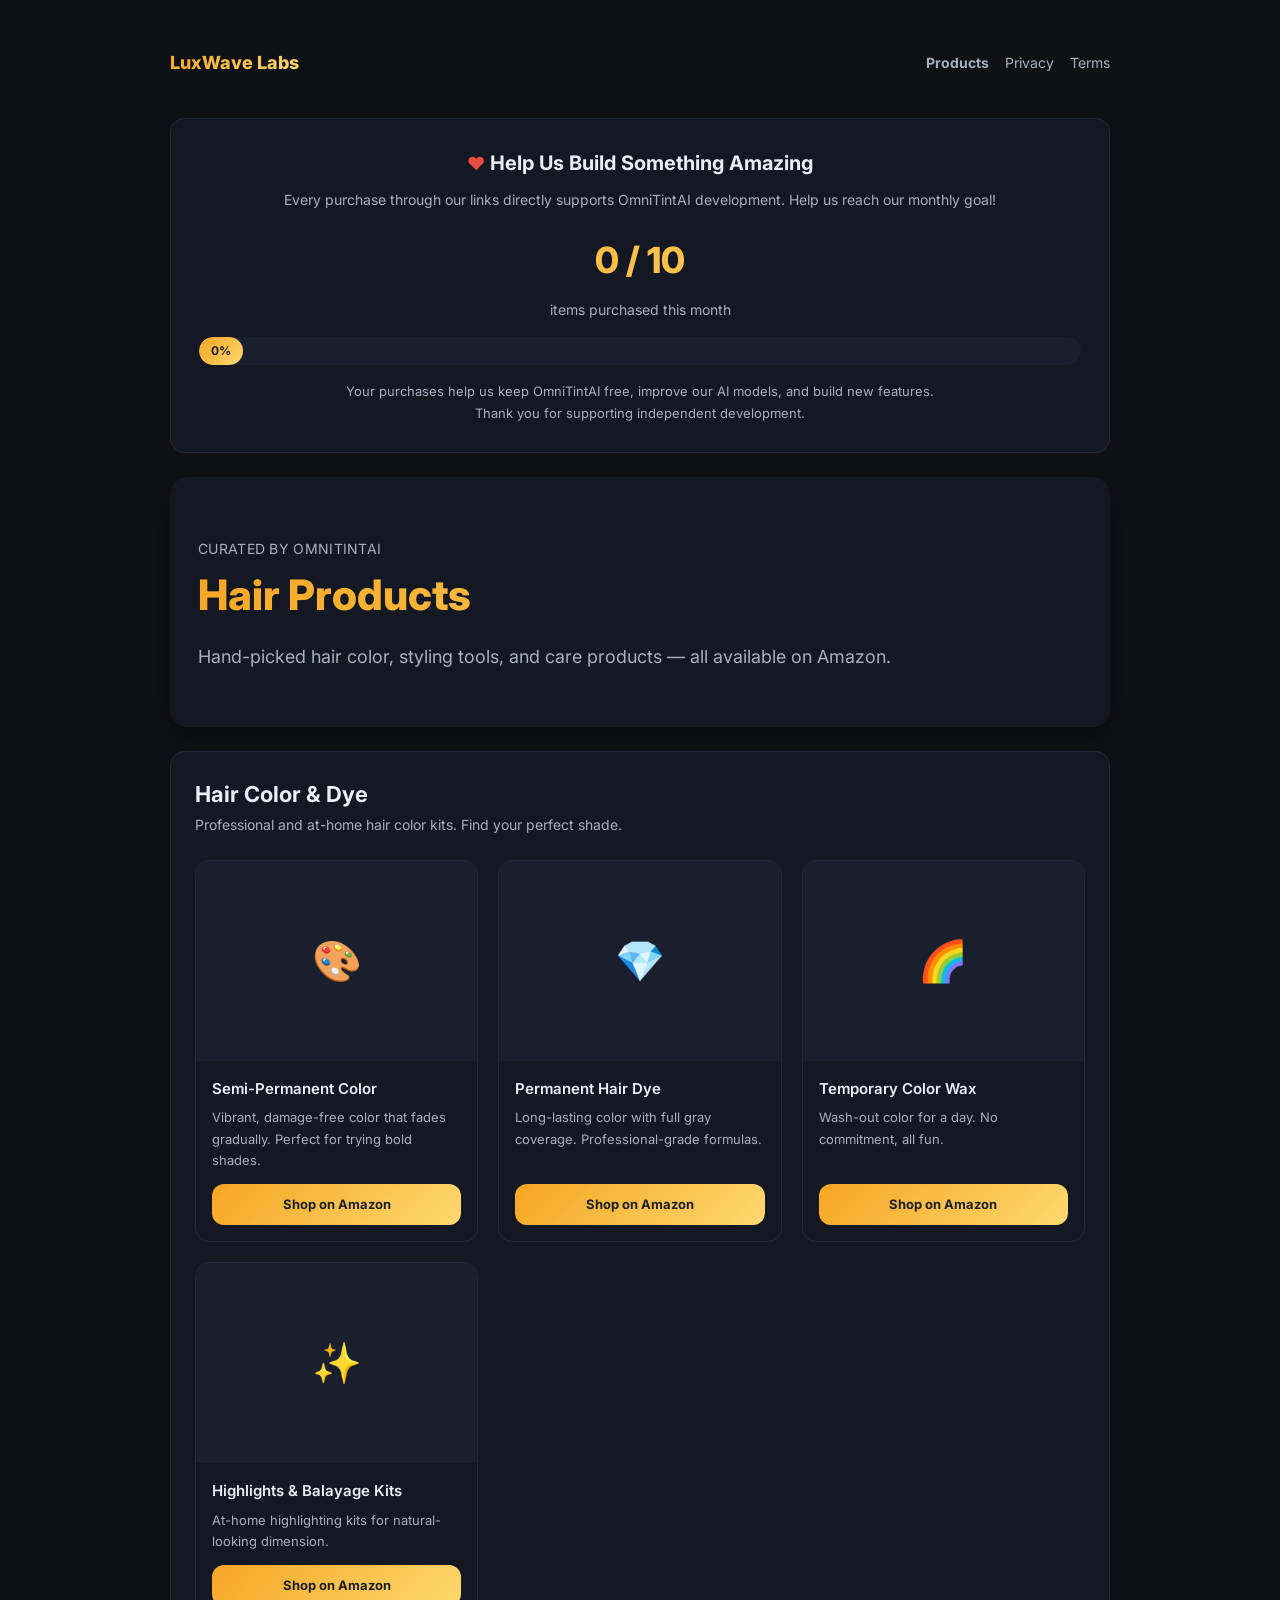
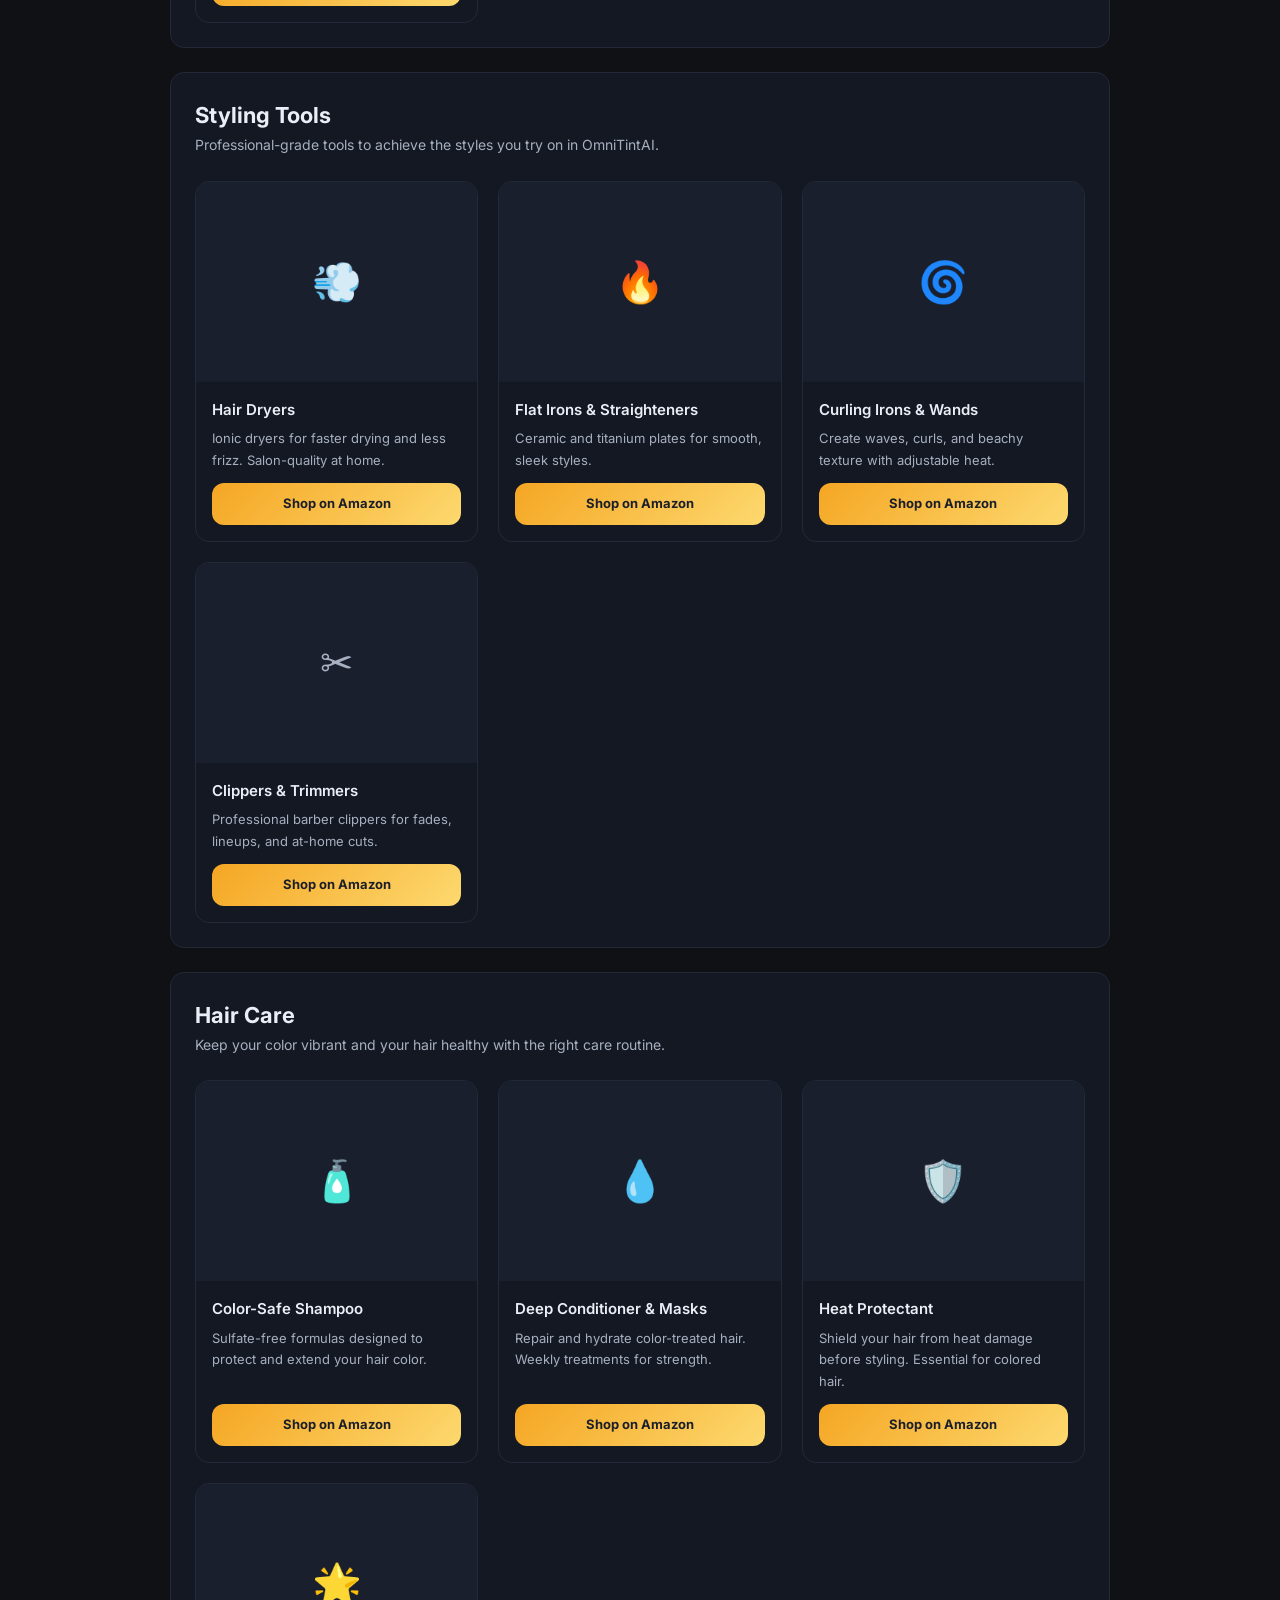
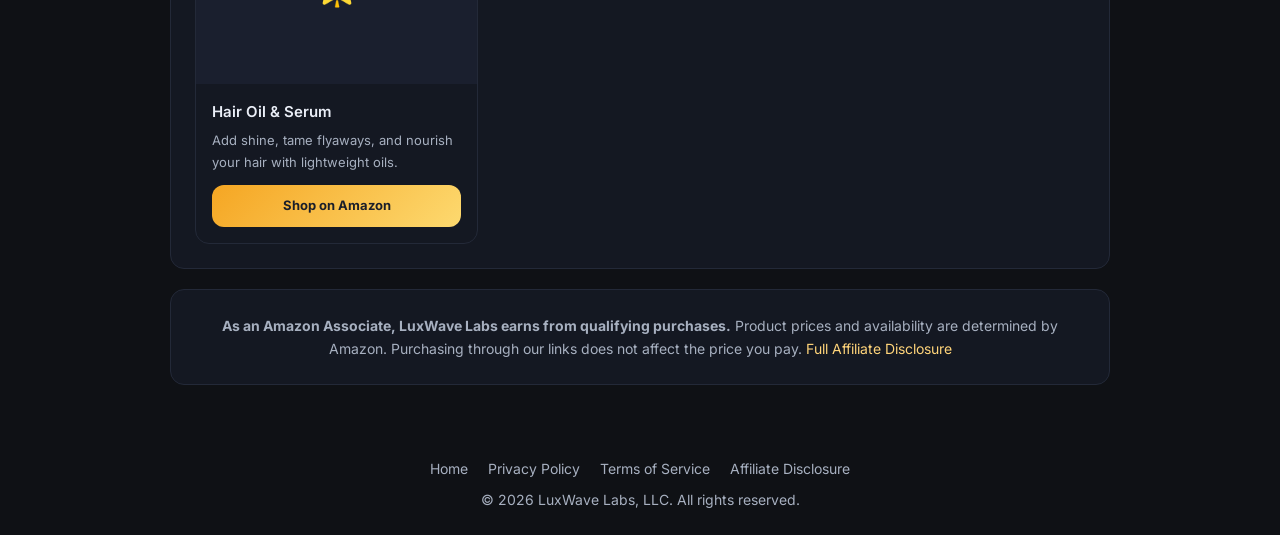
<file: products.html>
<!doctype html>
<html lang="en">
<head>
  <meta charset="utf-8"/>
  <meta name="viewport" content="width=device-width, initial-scale=1"/>
  <title>Products — OmniTintAI | LuxWave Labs</title>
  <meta name="description" content="Curated hair color and styling products recommended by OmniTintAI. Shop on Amazon."/>
  <link href="https://fonts.googleapis.com/css2?family=Inter:wght@400;600;800&display=swap" rel="stylesheet">
  <link rel="stylesheet" href="./styles.css"/>
</head>
<body>
  <div class="container">
    <nav class="nav">
      <a class="nav-brand" href="./index.html">LuxWave Labs</a>
      <div class="nav-links">
        <a href="./products.html"><strong>Products</strong></a>
        <a href="./privacy.html">Privacy</a>
        <a href="./terms.html">Terms</a>
      </div>
    </nav>

    <!-- Community Goal -->
    <div class="goal-section">
      <h2><span class="goal-heart">&hearts;</span> Help Us Build Something Amazing</h2>
      <p class="goal-sub">Every purchase through our links directly supports OmniTintAI development. Help us reach our monthly goal!</p>
      <div class="goal-count" id="goalCount">0 / 10</div>
      <p class="goal-label">items purchased this month</p>
      <div class="goal-bar-track">
        <div class="goal-bar-fill" id="goalBar" style="width:0%">0%</div>
      </div>
      <p style="color:var(--muted);font-size:13px;margin-top:12px">
        Your purchases help us keep OmniTintAI free, improve our AI models, and build new features.
        <br>Thank you for supporting independent development.
      </p>
    </div>

    <!-- Hero -->
    <div class="hero left" style="margin-top:24px">
      <p class="tagline">CURATED BY OMNITINTAI</p>
      <h1>Hair Products</h1>
      <p class="lead">Hand-picked hair color, styling tools, and care products — all available on Amazon.</p>
    </div>

    <!-- Hair Color -->
    <div class="card">
      <h2>Hair Color &amp; Dye</h2>
      <p style="color:var(--muted);font-size:14px;margin-bottom:16px">Professional and at-home hair color kits. Find your perfect shade.</p>
      <div class="products-grid">
        <div class="product-card">
          <div class="product-img">&#x1f3a8;</div>
          <div class="product-info">
            <h3>Semi-Permanent Color</h3>
            <p>Vibrant, damage-free color that fades gradually. Perfect for trying bold shades.</p>
            <a class="btn primary" href="https://www.amazon.com/s?k=semi+permanent+hair+color&tag=omnitintai07-20" target="_blank" rel="noopener">Shop on Amazon</a>
          </div>
        </div>
        <div class="product-card">
          <div class="product-img">&#x1f48e;</div>
          <div class="product-info">
            <h3>Permanent Hair Dye</h3>
            <p>Long-lasting color with full gray coverage. Professional-grade formulas.</p>
            <a class="btn primary" href="https://www.amazon.com/s?k=permanent+hair+dye+kit&tag=omnitintai07-20" target="_blank" rel="noopener">Shop on Amazon</a>
          </div>
        </div>
        <div class="product-card">
          <div class="product-img">&#x1f308;</div>
          <div class="product-info">
            <h3>Temporary Color Wax</h3>
            <p>Wash-out color for a day. No commitment, all fun.</p>
            <a class="btn primary" href="https://www.amazon.com/s?k=temporary+hair+color+wax&tag=omnitintai07-20" target="_blank" rel="noopener">Shop on Amazon</a>
          </div>
        </div>
        <div class="product-card">
          <div class="product-img">&#x2728;</div>
          <div class="product-info">
            <h3>Highlights &amp; Balayage Kits</h3>
            <p>At-home highlighting kits for natural-looking dimension.</p>
            <a class="btn primary" href="https://www.amazon.com/s?k=hair+highlight+kit+balayage&tag=omnitintai07-20" target="_blank" rel="noopener">Shop on Amazon</a>
          </div>
        </div>
      </div>
    </div>

    <!-- Styling Tools -->
    <div class="card">
      <h2>Styling Tools</h2>
      <p style="color:var(--muted);font-size:14px;margin-bottom:16px">Professional-grade tools to achieve the styles you try on in OmniTintAI.</p>
      <div class="products-grid">
        <div class="product-card">
          <div class="product-img">&#x1f4a8;</div>
          <div class="product-info">
            <h3>Hair Dryers</h3>
            <p>Ionic dryers for faster drying and less frizz. Salon-quality at home.</p>
            <a class="btn primary" href="https://www.amazon.com/s?k=professional+ionic+hair+dryer&tag=omnitintai07-20" target="_blank" rel="noopener">Shop on Amazon</a>
          </div>
        </div>
        <div class="product-card">
          <div class="product-img">&#x1f525;</div>
          <div class="product-info">
            <h3>Flat Irons &amp; Straighteners</h3>
            <p>Ceramic and titanium plates for smooth, sleek styles.</p>
            <a class="btn primary" href="https://www.amazon.com/s?k=flat+iron+hair+straightener&tag=omnitintai07-20" target="_blank" rel="noopener">Shop on Amazon</a>
          </div>
        </div>
        <div class="product-card">
          <div class="product-img">&#x1f300;</div>
          <div class="product-info">
            <h3>Curling Irons &amp; Wands</h3>
            <p>Create waves, curls, and beachy texture with adjustable heat.</p>
            <a class="btn primary" href="https://www.amazon.com/s?k=curling+iron+wand&tag=omnitintai07-20" target="_blank" rel="noopener">Shop on Amazon</a>
          </div>
        </div>
        <div class="product-card">
          <div class="product-img">&#x2702;&#xFE0F;</div>
          <div class="product-info">
            <h3>Clippers &amp; Trimmers</h3>
            <p>Professional barber clippers for fades, lineups, and at-home cuts.</p>
            <a class="btn primary" href="https://www.amazon.com/s?k=professional+hair+clippers+barber&tag=omnitintai07-20" target="_blank" rel="noopener">Shop on Amazon</a>
          </div>
        </div>
      </div>
    </div>

    <!-- Hair Care -->
    <div class="card">
      <h2>Hair Care</h2>
      <p style="color:var(--muted);font-size:14px;margin-bottom:16px">Keep your color vibrant and your hair healthy with the right care routine.</p>
      <div class="products-grid">
        <div class="product-card">
          <div class="product-img">&#x1f9f4;</div>
          <div class="product-info">
            <h3>Color-Safe Shampoo</h3>
            <p>Sulfate-free formulas designed to protect and extend your hair color.</p>
            <a class="btn primary" href="https://www.amazon.com/s?k=color+safe+shampoo+sulfate+free&tag=omnitintai07-20" target="_blank" rel="noopener">Shop on Amazon</a>
          </div>
        </div>
        <div class="product-card">
          <div class="product-img">&#x1f4a7;</div>
          <div class="product-info">
            <h3>Deep Conditioner &amp; Masks</h3>
            <p>Repair and hydrate color-treated hair. Weekly treatments for strength.</p>
            <a class="btn primary" href="https://www.amazon.com/s?k=deep+conditioner+hair+mask+color+treated&tag=omnitintai07-20" target="_blank" rel="noopener">Shop on Amazon</a>
          </div>
        </div>
        <div class="product-card">
          <div class="product-img">&#x1f6e1;&#xFE0F;</div>
          <div class="product-info">
            <h3>Heat Protectant</h3>
            <p>Shield your hair from heat damage before styling. Essential for colored hair.</p>
            <a class="btn primary" href="https://www.amazon.com/s?k=heat+protectant+spray+hair&tag=omnitintai07-20" target="_blank" rel="noopener">Shop on Amazon</a>
          </div>
        </div>
        <div class="product-card">
          <div class="product-img">&#x1f31f;</div>
          <div class="product-info">
            <h3>Hair Oil &amp; Serum</h3>
            <p>Add shine, tame flyaways, and nourish your hair with lightweight oils.</p>
            <a class="btn primary" href="https://www.amazon.com/s?k=hair+oil+serum+shine&tag=omnitintai07-20" target="_blank" rel="noopener">Shop on Amazon</a>
          </div>
        </div>
      </div>
    </div>

    <!-- Affiliate Notice -->
    <div class="card small">
      <strong>As an Amazon Associate, LuxWave Labs earns from qualifying purchases.</strong>
      Product prices and availability are determined by Amazon. Purchasing through our links does not affect the price you pay.
      <a href="./affiliate.html">Full Affiliate Disclosure</a>
    </div>
  </div>

  <footer>
    <div class="footer-links">
      <a href="./index.html">Home</a>
      <a href="./privacy.html">Privacy Policy</a>
      <a href="./terms.html">Terms of Service</a>
      <a href="./affiliate.html">Affiliate Disclosure</a>
    </div>
    &copy; 2026 LuxWave Labs, LLC. All rights reserved.
  </footer>

  <script>
    const GOAL_TARGET = 10;
    const GOAL_CURRENT = 0; // Update this from your Amazon dashboard
    const pct = Math.min(Math.round((GOAL_CURRENT / GOAL_TARGET) * 100), 100);
    document.getElementById('goalCount').textContent = GOAL_CURRENT + ' / ' + GOAL_TARGET;
    document.getElementById('goalBar').style.width = Math.max(pct, 5) + '%';
    document.getElementById('goalBar').textContent = pct + '%';
  </script>
</body>
</html>
</file>
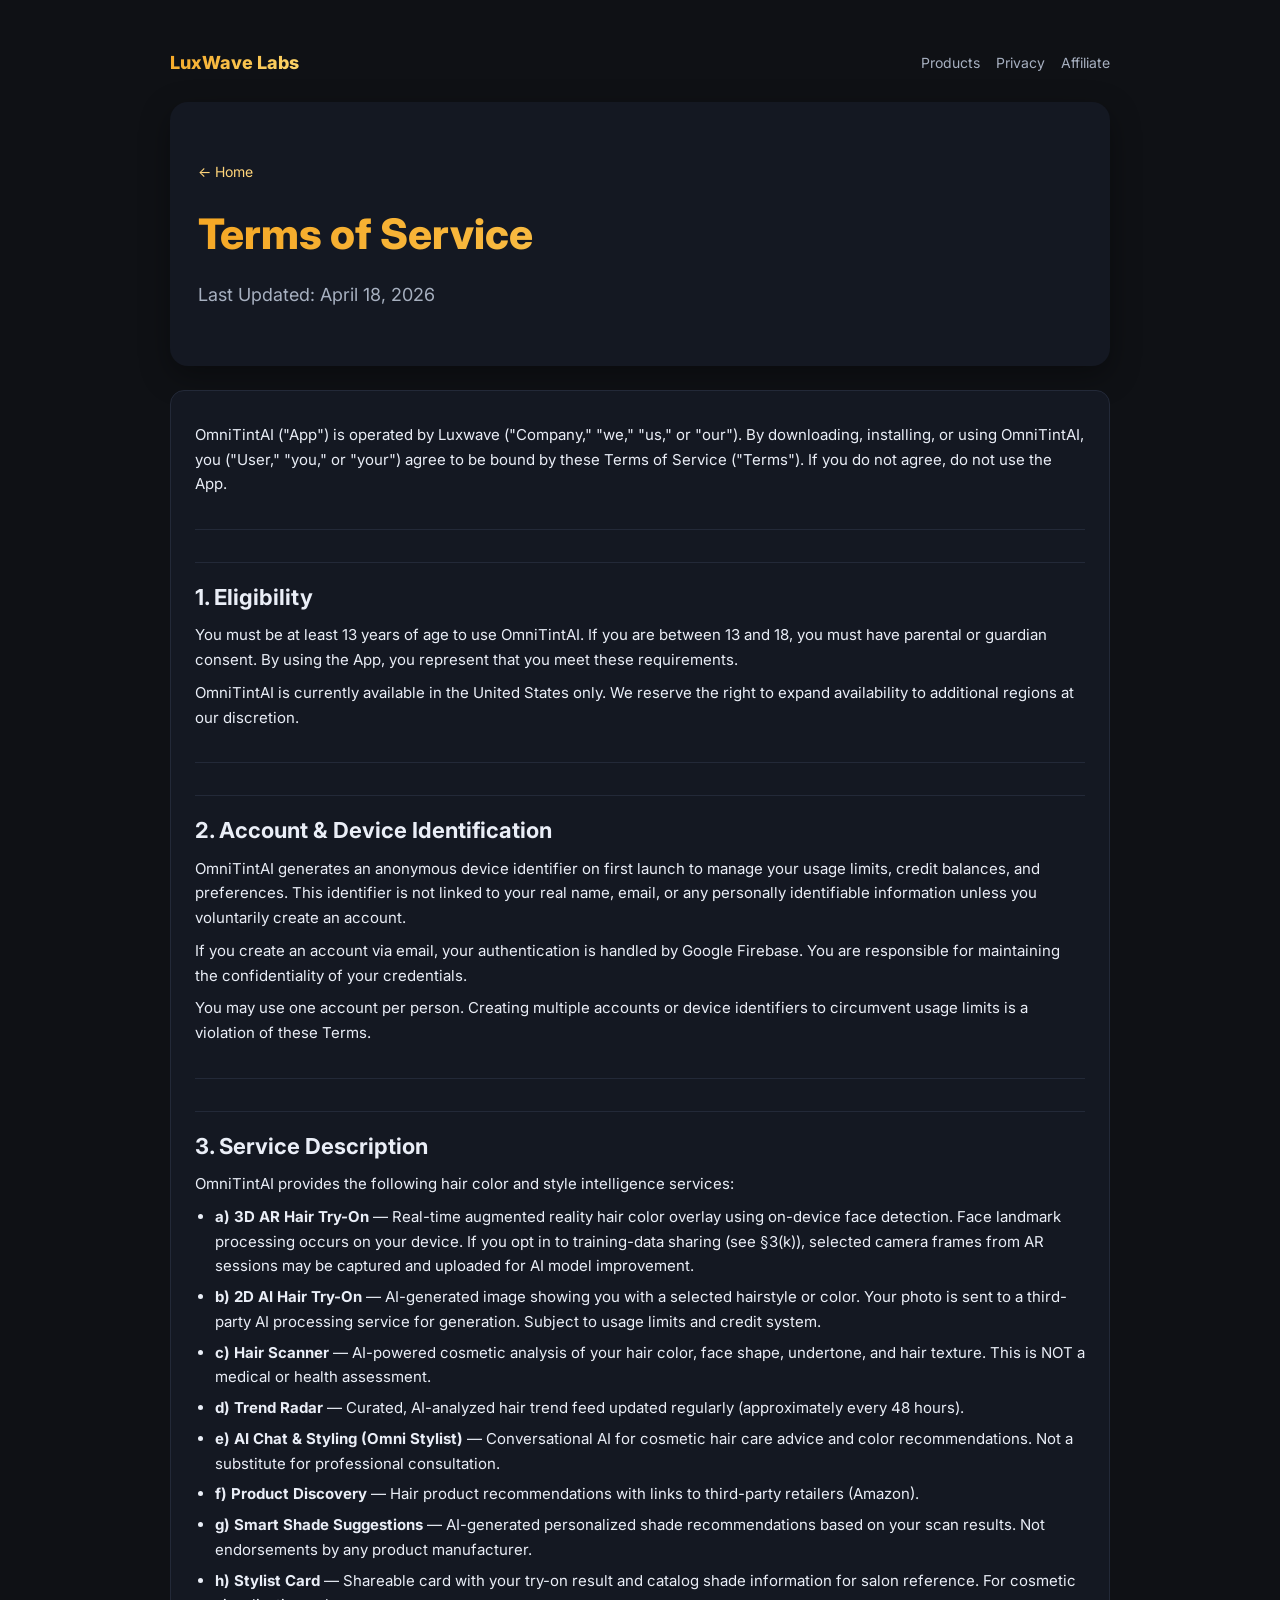
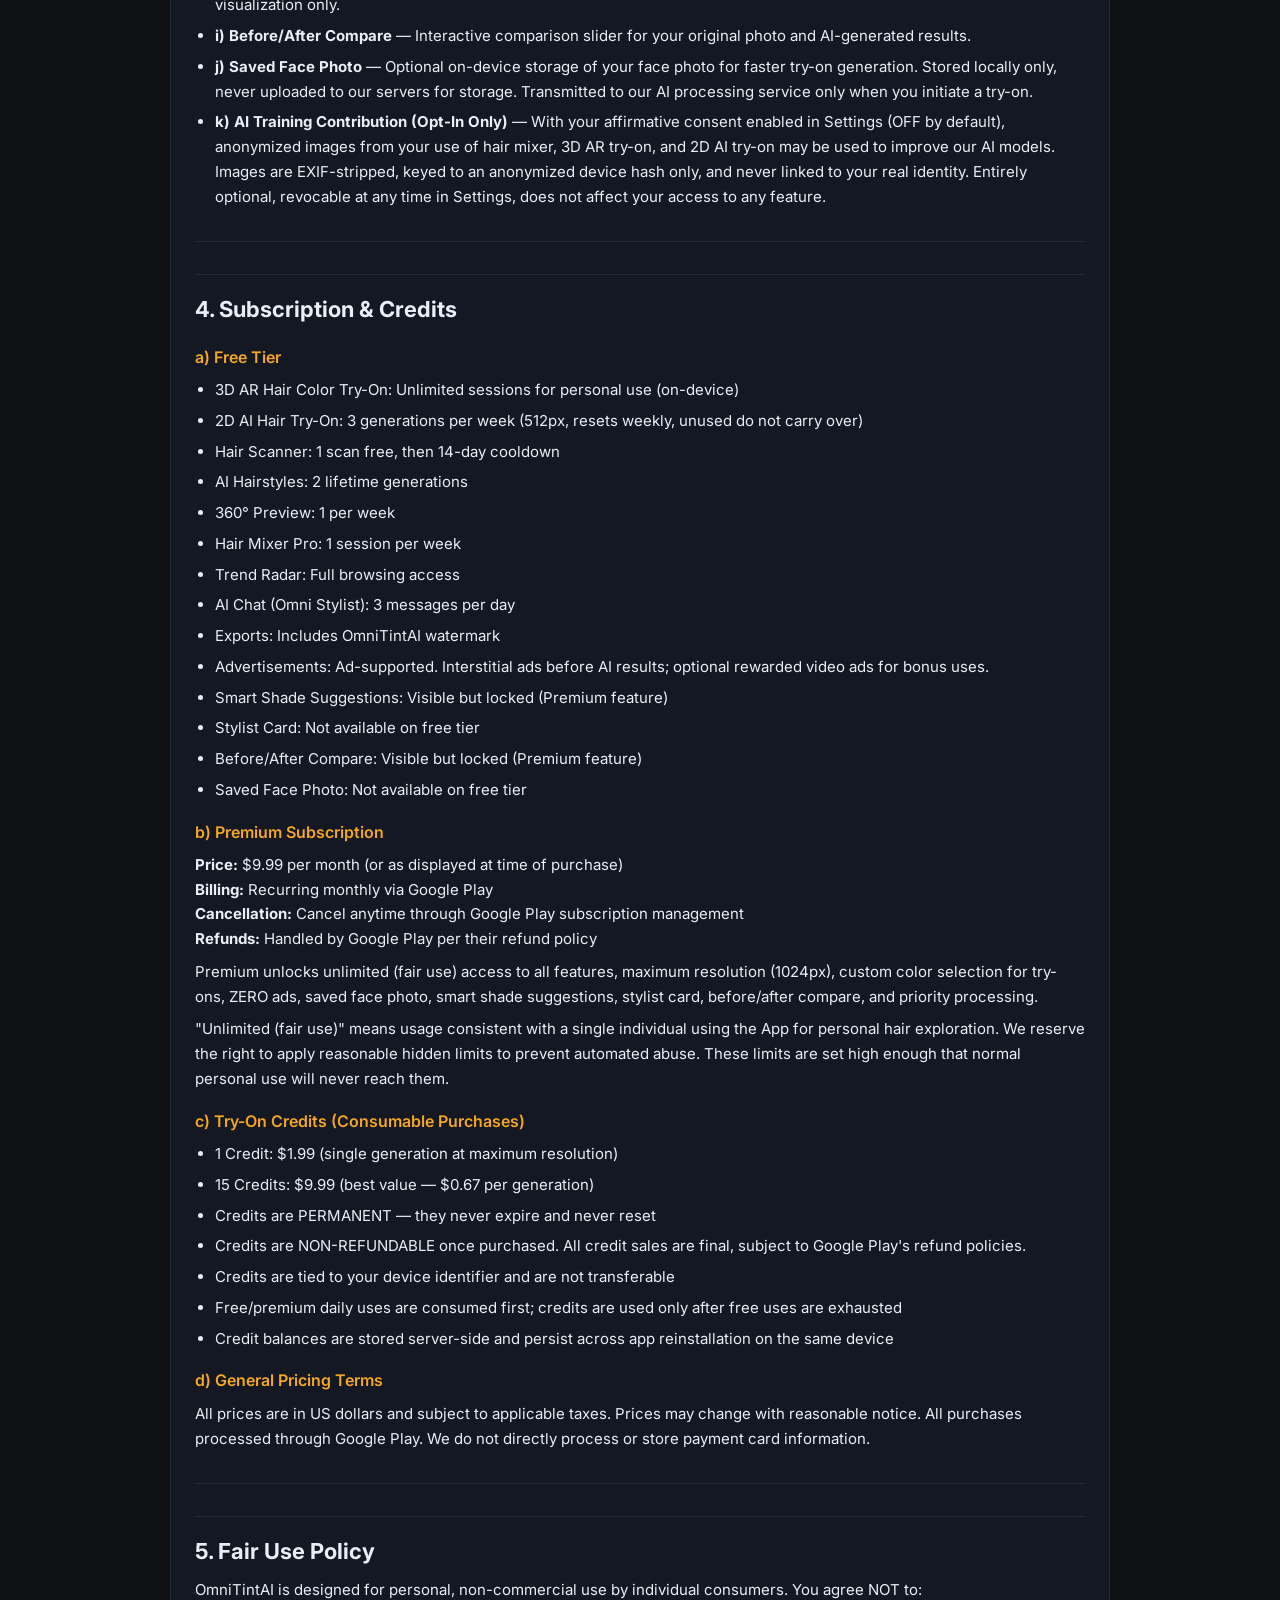
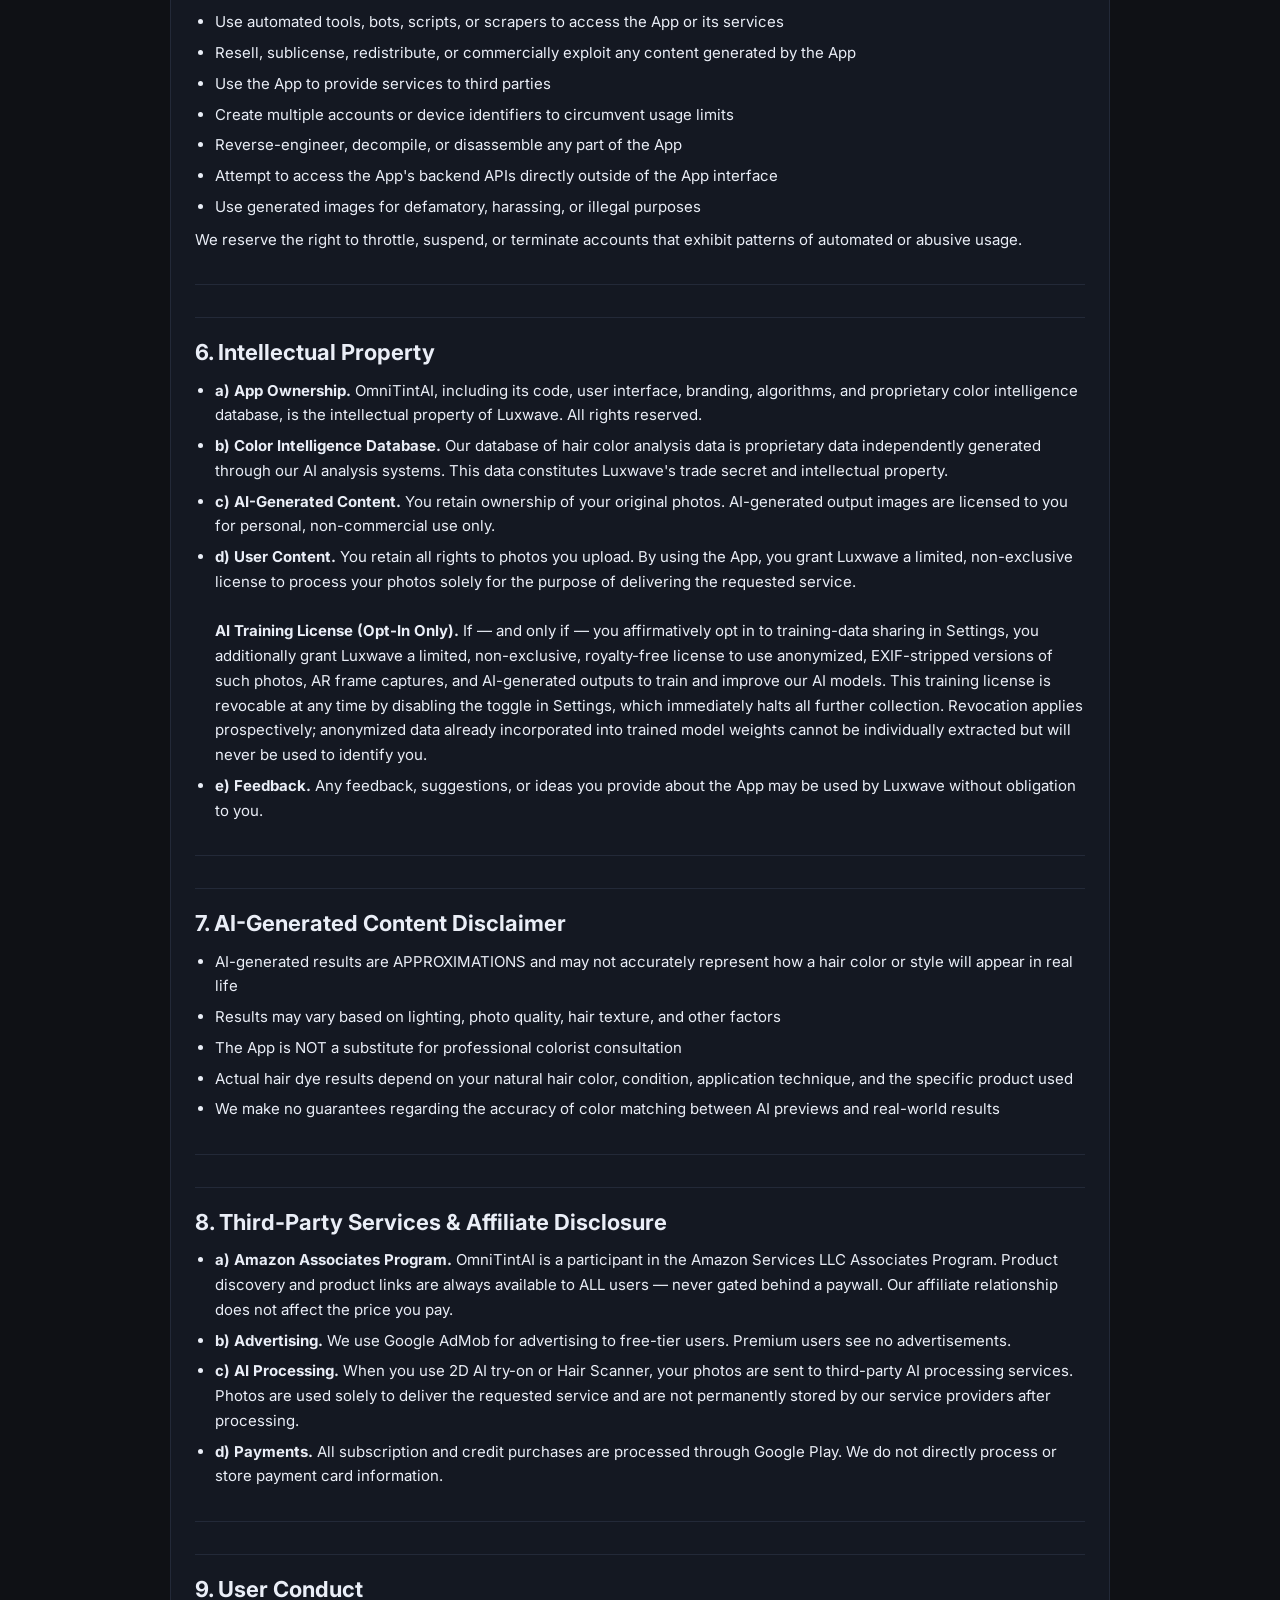
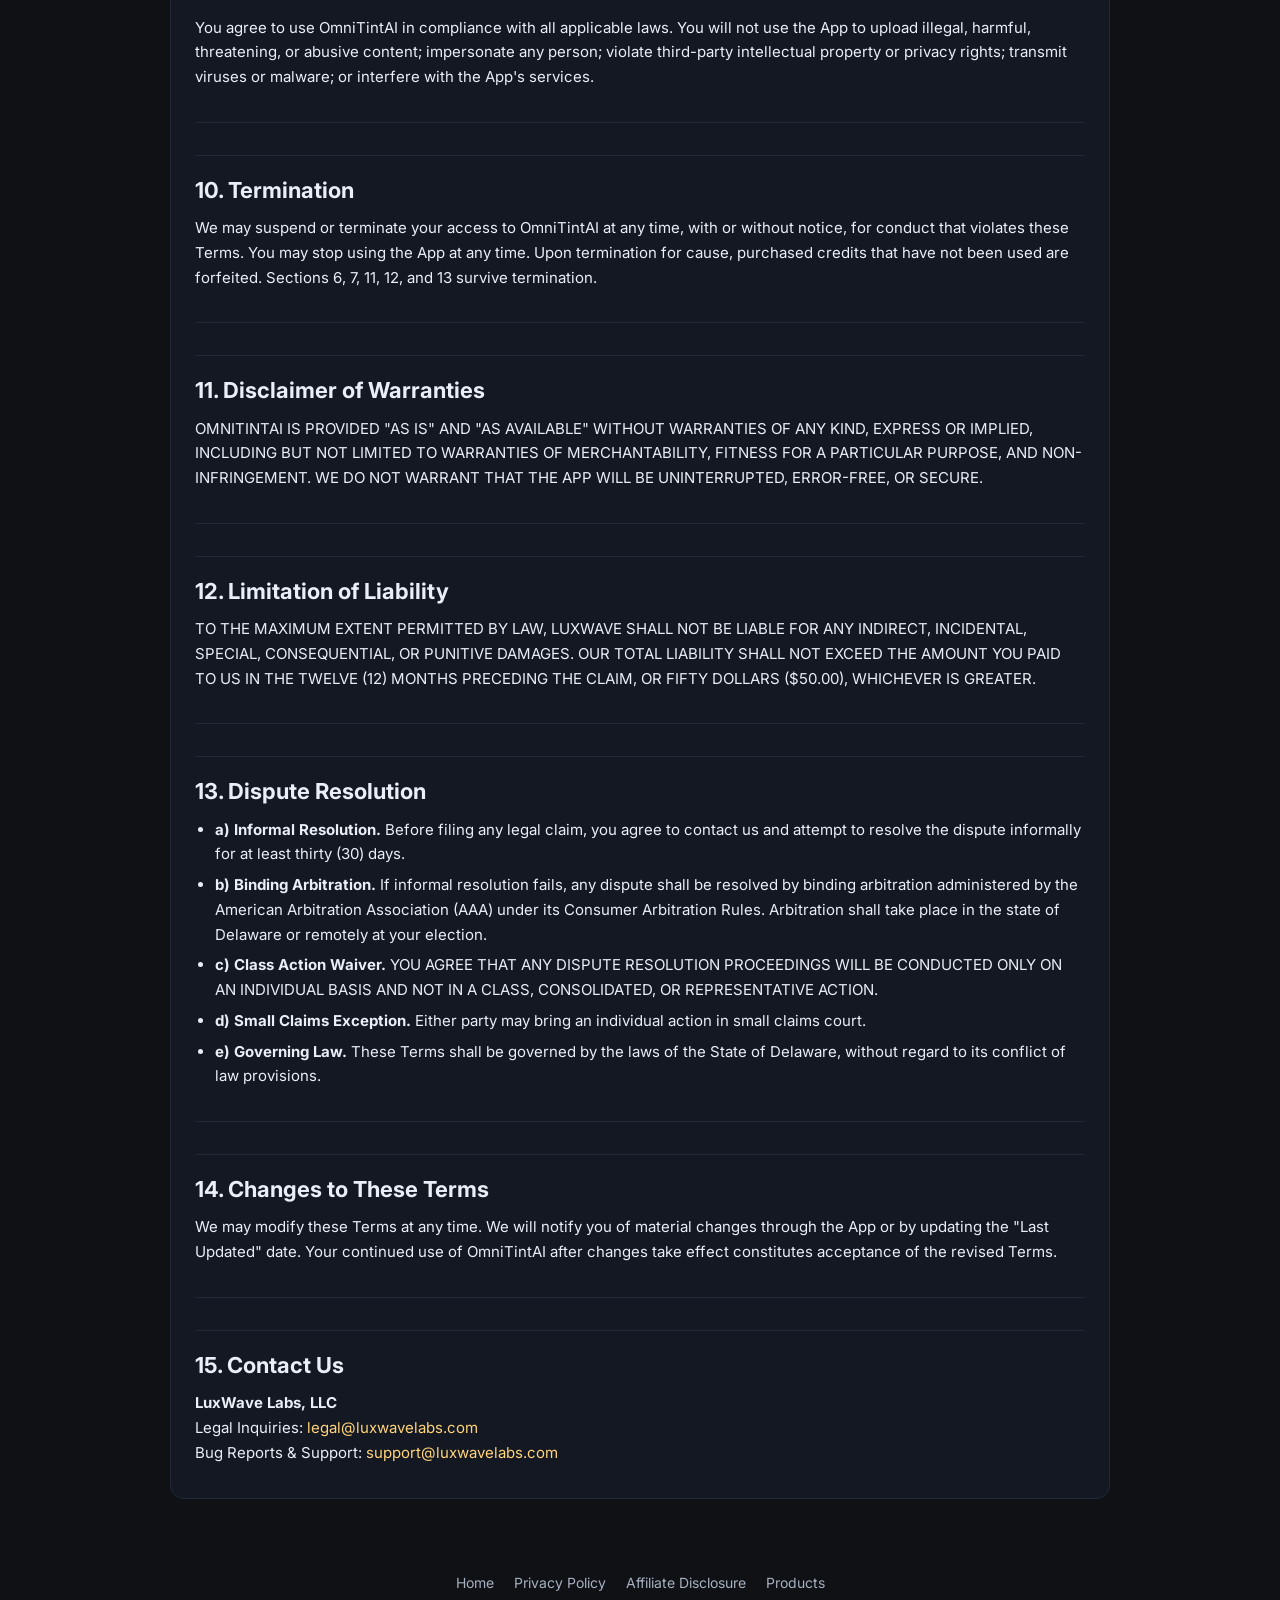
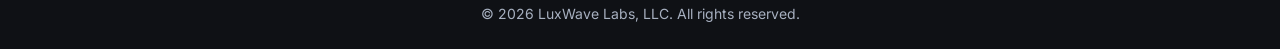
<file: terms.html>
<!doctype html>
<html lang="en">
<head>
  <meta charset="utf-8"/>
  <meta name="viewport" content="width=device-width, initial-scale=1"/>
  <title>Terms of Service — OmniTintAI | LuxWave Labs</title>
  <meta name="description" content="Terms of Service for OmniTintAI by LuxWave Labs, LLC."/>
  <link href="https://fonts.googleapis.com/css2?family=Inter:wght@400;600;800&display=swap" rel="stylesheet">
  <link rel="stylesheet" href="./styles.css"/>
</head>
<body>
  <div class="container">
    <nav class="nav">
      <a class="nav-brand" href="./index.html">LuxWave Labs</a>
      <div class="nav-links">
        <a href="./products.html">Products</a>
        <a href="./privacy.html">Privacy</a>
        <a href="./affiliate.html">Affiliate</a>
      </div>
    </nav>

    <div class="hero left">
      <a class="back-link" href="./index.html">&larr; Home</a>
      <h1>Terms of Service</h1>
      <p class="lead">Last Updated: April 18, 2026</p>
    </div>

    <div class="card legal-body">
      <p>OmniTintAI ("App") is operated by Luxwave ("Company," "we," "us," or "our"). By downloading, installing, or using OmniTintAI, you ("User," "you," or "your") agree to be bound by these Terms of Service ("Terms"). If you do not agree, do not use the App.</p>

      <hr/>

      <h2>1. Eligibility</h2>
      <p>You must be at least 13 years of age to use OmniTintAI. If you are between 13 and 18, you must have parental or guardian consent. By using the App, you represent that you meet these requirements.</p>
      <p>OmniTintAI is currently available in the United States only. We reserve the right to expand availability to additional regions at our discretion.</p>

      <hr/>

      <h2>2. Account &amp; Device Identification</h2>
      <p>OmniTintAI generates an anonymous device identifier on first launch to manage your usage limits, credit balances, and preferences. This identifier is not linked to your real name, email, or any personally identifiable information unless you voluntarily create an account.</p>
      <p>If you create an account via email, your authentication is handled by Google Firebase. You are responsible for maintaining the confidentiality of your credentials.</p>
      <p>You may use one account per person. Creating multiple accounts or device identifiers to circumvent usage limits is a violation of these Terms.</p>

      <hr/>

      <h2>3. Service Description</h2>
      <p>OmniTintAI provides the following hair color and style intelligence services:</p>
      <ul>
        <li><strong>a) 3D AR Hair Try-On</strong> — Real-time augmented reality hair color overlay using on-device face detection. Face landmark processing occurs on your device. If you opt in to training-data sharing (see §3(k)), selected camera frames from AR sessions may be captured and uploaded for AI model improvement.</li>
        <li><strong>b) 2D AI Hair Try-On</strong> — AI-generated image showing you with a selected hairstyle or color. Your photo is sent to a third-party AI processing service for generation. Subject to usage limits and credit system.</li>
        <li><strong>c) Hair Scanner</strong> — AI-powered cosmetic analysis of your hair color, face shape, undertone, and hair texture. This is NOT a medical or health assessment.</li>
        <li><strong>d) Trend Radar</strong> — Curated, AI-analyzed hair trend feed updated regularly (approximately every 48 hours).</li>
        <li><strong>e) AI Chat &amp; Styling (Omni Stylist)</strong> — Conversational AI for cosmetic hair care advice and color recommendations. Not a substitute for professional consultation.</li>
        <li><strong>f) Product Discovery</strong> — Hair product recommendations with links to third-party retailers (Amazon).</li>
        <li><strong>g) Smart Shade Suggestions</strong> — AI-generated personalized shade recommendations based on your scan results. Not endorsements by any product manufacturer.</li>
        <li><strong>h) Stylist Card</strong> — Shareable card with your try-on result and catalog shade information for salon reference. For cosmetic visualization only.</li>
        <li><strong>i) Before/After Compare</strong> — Interactive comparison slider for your original photo and AI-generated results.</li>
        <li><strong>j) Saved Face Photo</strong> — Optional on-device storage of your face photo for faster try-on generation. Stored locally only, never uploaded to our servers for storage. Transmitted to our AI processing service only when you initiate a try-on.</li>
        <li><strong>k) AI Training Contribution (Opt-In Only)</strong> — With your affirmative consent enabled in Settings (OFF by default), anonymized images from your use of hair mixer, 3D AR try-on, and 2D AI try-on may be used to improve our AI models. Images are EXIF-stripped, keyed to an anonymized device hash only, and never linked to your real identity. Entirely optional, revocable at any time in Settings, does not affect your access to any feature.</li>
      </ul>

      <hr/>

      <h2>4. Subscription &amp; Credits</h2>

      <h3>a) Free Tier</h3>
      <ul>
        <li>3D AR Hair Color Try-On: Unlimited sessions for personal use (on-device)</li>
        <li>2D AI Hair Try-On: 3 generations per week (512px, resets weekly, unused do not carry over)</li>
        <li>Hair Scanner: 1 scan free, then 14-day cooldown</li>
        <li>AI Hairstyles: 2 lifetime generations</li>
        <li>360° Preview: 1 per week</li>
        <li>Hair Mixer Pro: 1 session per week</li>
        <li>Trend Radar: Full browsing access</li>
        <li>AI Chat (Omni Stylist): 3 messages per day</li>
        <li>Exports: Includes OmniTintAI watermark</li>
        <li>Advertisements: Ad-supported. Interstitial ads before AI results; optional rewarded video ads for bonus uses.</li>
        <li>Smart Shade Suggestions: Visible but locked (Premium feature)</li>
        <li>Stylist Card: Not available on free tier</li>
        <li>Before/After Compare: Visible but locked (Premium feature)</li>
        <li>Saved Face Photo: Not available on free tier</li>
      </ul>

      <h3>b) Premium Subscription</h3>
      <p><strong>Price:</strong> $9.99 per month (or as displayed at time of purchase)<br/>
      <strong>Billing:</strong> Recurring monthly via Google Play<br/>
      <strong>Cancellation:</strong> Cancel anytime through Google Play subscription management<br/>
      <strong>Refunds:</strong> Handled by Google Play per their refund policy</p>
      <p>Premium unlocks unlimited (fair use) access to all features, maximum resolution (1024px), custom color selection for try-ons, ZERO ads, saved face photo, smart shade suggestions, stylist card, before/after compare, and priority processing.</p>
      <p>"Unlimited (fair use)" means usage consistent with a single individual using the App for personal hair exploration. We reserve the right to apply reasonable hidden limits to prevent automated abuse. These limits are set high enough that normal personal use will never reach them.</p>

      <h3>c) Try-On Credits (Consumable Purchases)</h3>
      <ul>
        <li>1 Credit: $1.99 (single generation at maximum resolution)</li>
        <li>15 Credits: $9.99 (best value — $0.67 per generation)</li>
        <li>Credits are PERMANENT — they never expire and never reset</li>
        <li>Credits are NON-REFUNDABLE once purchased. All credit sales are final, subject to Google Play's refund policies.</li>
        <li>Credits are tied to your device identifier and are not transferable</li>
        <li>Free/premium daily uses are consumed first; credits are used only after free uses are exhausted</li>
        <li>Credit balances are stored server-side and persist across app reinstallation on the same device</li>
      </ul>

      <h3>d) General Pricing Terms</h3>
      <p>All prices are in US dollars and subject to applicable taxes. Prices may change with reasonable notice. All purchases processed through Google Play. We do not directly process or store payment card information.</p>

      <hr/>

      <h2>5. Fair Use Policy</h2>
      <p>OmniTintAI is designed for personal, non-commercial use by individual consumers. You agree NOT to:</p>
      <ul>
        <li>Use automated tools, bots, scripts, or scrapers to access the App or its services</li>
        <li>Resell, sublicense, redistribute, or commercially exploit any content generated by the App</li>
        <li>Use the App to provide services to third parties</li>
        <li>Create multiple accounts or device identifiers to circumvent usage limits</li>
        <li>Reverse-engineer, decompile, or disassemble any part of the App</li>
        <li>Attempt to access the App's backend APIs directly outside of the App interface</li>
        <li>Use generated images for defamatory, harassing, or illegal purposes</li>
      </ul>
      <p>We reserve the right to throttle, suspend, or terminate accounts that exhibit patterns of automated or abusive usage.</p>

      <hr/>

      <h2>6. Intellectual Property</h2>
      <ul>
        <li><strong>a) App Ownership.</strong> OmniTintAI, including its code, user interface, branding, algorithms, and proprietary color intelligence database, is the intellectual property of Luxwave. All rights reserved.</li>
        <li><strong>b) Color Intelligence Database.</strong> Our database of hair color analysis data is proprietary data independently generated through our AI analysis systems. This data constitutes Luxwave's trade secret and intellectual property.</li>
        <li><strong>c) AI-Generated Content.</strong> You retain ownership of your original photos. AI-generated output images are licensed to you for personal, non-commercial use only.</li>
        <li><strong>d) User Content.</strong> You retain all rights to photos you upload. By using the App, you grant Luxwave a limited, non-exclusive license to process your photos solely for the purpose of delivering the requested service.
          <br/><br/>
          <strong>AI Training License (Opt-In Only).</strong> If — and only if — you affirmatively opt in to training-data sharing in Settings, you additionally grant Luxwave a limited, non-exclusive, royalty-free license to use anonymized, EXIF-stripped versions of such photos, AR frame captures, and AI-generated outputs to train and improve our AI models. This training license is revocable at any time by disabling the toggle in Settings, which immediately halts all further collection. Revocation applies prospectively; anonymized data already incorporated into trained model weights cannot be individually extracted but will never be used to identify you.</li>
        <li><strong>e) Feedback.</strong> Any feedback, suggestions, or ideas you provide about the App may be used by Luxwave without obligation to you.</li>
      </ul>

      <hr/>

      <h2>7. AI-Generated Content Disclaimer</h2>
      <ul>
        <li>AI-generated results are APPROXIMATIONS and may not accurately represent how a hair color or style will appear in real life</li>
        <li>Results may vary based on lighting, photo quality, hair texture, and other factors</li>
        <li>The App is NOT a substitute for professional colorist consultation</li>
        <li>Actual hair dye results depend on your natural hair color, condition, application technique, and the specific product used</li>
        <li>We make no guarantees regarding the accuracy of color matching between AI previews and real-world results</li>
      </ul>

      <hr/>

      <h2>8. Third-Party Services &amp; Affiliate Disclosure</h2>
      <ul>
        <li><strong>a) Amazon Associates Program.</strong> OmniTintAI is a participant in the Amazon Services LLC Associates Program. Product discovery and product links are always available to ALL users — never gated behind a paywall. Our affiliate relationship does not affect the price you pay.</li>
        <li><strong>b) Advertising.</strong> We use Google AdMob for advertising to free-tier users. Premium users see no advertisements.</li>
        <li><strong>c) AI Processing.</strong> When you use 2D AI try-on or Hair Scanner, your photos are sent to third-party AI processing services. Photos are used solely to deliver the requested service and are not permanently stored by our service providers after processing.</li>
        <li><strong>d) Payments.</strong> All subscription and credit purchases are processed through Google Play. We do not directly process or store payment card information.</li>
      </ul>

      <hr/>

      <h2>9. User Conduct</h2>
      <p>You agree to use OmniTintAI in compliance with all applicable laws. You will not use the App to upload illegal, harmful, threatening, or abusive content; impersonate any person; violate third-party intellectual property or privacy rights; transmit viruses or malware; or interfere with the App's services.</p>

      <hr/>

      <h2>10. Termination</h2>
      <p>We may suspend or terminate your access to OmniTintAI at any time, with or without notice, for conduct that violates these Terms. You may stop using the App at any time. Upon termination for cause, purchased credits that have not been used are forfeited. Sections 6, 7, 11, 12, and 13 survive termination.</p>

      <hr/>

      <h2>11. Disclaimer of Warranties</h2>
      <p>OMNITINTAI IS PROVIDED "AS IS" AND "AS AVAILABLE" WITHOUT WARRANTIES OF ANY KIND, EXPRESS OR IMPLIED, INCLUDING BUT NOT LIMITED TO WARRANTIES OF MERCHANTABILITY, FITNESS FOR A PARTICULAR PURPOSE, AND NON-INFRINGEMENT. WE DO NOT WARRANT THAT THE APP WILL BE UNINTERRUPTED, ERROR-FREE, OR SECURE.</p>

      <hr/>

      <h2>12. Limitation of Liability</h2>
      <p>TO THE MAXIMUM EXTENT PERMITTED BY LAW, LUXWAVE SHALL NOT BE LIABLE FOR ANY INDIRECT, INCIDENTAL, SPECIAL, CONSEQUENTIAL, OR PUNITIVE DAMAGES. OUR TOTAL LIABILITY SHALL NOT EXCEED THE AMOUNT YOU PAID TO US IN THE TWELVE (12) MONTHS PRECEDING THE CLAIM, OR FIFTY DOLLARS ($50.00), WHICHEVER IS GREATER.</p>

      <hr/>

      <h2>13. Dispute Resolution</h2>
      <ul>
        <li><strong>a) Informal Resolution.</strong> Before filing any legal claim, you agree to contact us and attempt to resolve the dispute informally for at least thirty (30) days.</li>
        <li><strong>b) Binding Arbitration.</strong> If informal resolution fails, any dispute shall be resolved by binding arbitration administered by the American Arbitration Association (AAA) under its Consumer Arbitration Rules. Arbitration shall take place in the state of Delaware or remotely at your election.</li>
        <li><strong>c) Class Action Waiver.</strong> YOU AGREE THAT ANY DISPUTE RESOLUTION PROCEEDINGS WILL BE CONDUCTED ONLY ON AN INDIVIDUAL BASIS AND NOT IN A CLASS, CONSOLIDATED, OR REPRESENTATIVE ACTION.</li>
        <li><strong>d) Small Claims Exception.</strong> Either party may bring an individual action in small claims court.</li>
        <li><strong>e) Governing Law.</strong> These Terms shall be governed by the laws of the State of Delaware, without regard to its conflict of law provisions.</li>
      </ul>

      <hr/>

      <h2>14. Changes to These Terms</h2>
      <p>We may modify these Terms at any time. We will notify you of material changes through the App or by updating the "Last Updated" date. Your continued use of OmniTintAI after changes take effect constitutes acceptance of the revised Terms.</p>

      <hr/>

      <h2>15. Contact Us</h2>
      <p>
        <strong>LuxWave Labs, LLC</strong><br/>
        Legal Inquiries: <a href="mailto:legal@luxwavelabs.com">legal@luxwavelabs.com</a><br/>
        Bug Reports &amp; Support: <a href="mailto:support@luxwavelabs.com">support@luxwavelabs.com</a>
      </p>
    </div>
  </div>

  <footer>
    <div class="footer-links">
      <a href="./index.html">Home</a>
      <a href="./privacy.html">Privacy Policy</a>
      <a href="./affiliate.html">Affiliate Disclosure</a>
      <a href="./products.html">Products</a>
    </div>
    &copy; 2026 LuxWave Labs, LLC. All rights reserved.
  </footer>
</body>
</html>
</file>
<file: styles.css>
:root { --bg:#0f1115; --card:#141822; --text:#eaeef7; --muted:#a7b0c0; --accent:#F5A623; --accent-grad:linear-gradient(135deg,#F5A623,#FDD96F); --border:#232938; }
*{box-sizing:border-box;margin:0;padding:0}
body{font-family:Inter,system-ui,-apple-system,Segoe UI,Roboto,Ubuntu,'Helvetica Neue',Arial;background:var(--bg);color:var(--text);line-height:1.65}
a{color:#ffd47a;text-decoration:none} a:hover{opacity:.85;text-decoration:underline}

/* Layout */
.container{max-width:980px;margin:0 auto;padding:32px 20px}
.grid-2{display:grid;grid-template-columns:1fr 1fr;gap:16px}
@media(max-width:640px){.grid-2{grid-template-columns:1fr}}

/* Hero */
.hero{padding:56px 28px;background:var(--card);border-radius:18px;box-shadow:0 10px 30px rgba(0,0,0,.35);text-align:center}
.hero.left{text-align:left}
h1{font-size:42px;margin:0 0 12px;background:var(--accent-grad);-webkit-background-clip:text;background-clip:text;color:transparent;font-weight:800}
h2{margin-top:28px;font-size:22px;font-weight:700} h3{margin-top:18px;font-size:16px;color:var(--accent);font-weight:600}
p.lead{font-size:18px;color:var(--muted);margin-top:8px}
p.tagline{font-size:14px;color:var(--muted);margin-top:4px;letter-spacing:.3px}

/* Buttons */
.btns{display:flex;gap:12px;flex-wrap:wrap;margin-top:24px;justify-content:center}
.hero.left .btns{justify-content:flex-start}
.btn{display:inline-block;padding:12px 20px;border-radius:12px;background:var(--card);border:1px solid var(--border);color:var(--text);font-size:15px;font-weight:500;transition:all .2s}
.btn:hover{border-color:var(--accent);text-decoration:none;transform:translateY(-1px)}
.btn.primary{background:var(--accent-grad);color:#1b1f2a;font-weight:700;border:none}
.btn.primary:hover{opacity:.9;transform:translateY(-1px)}

/* Cards */
.card{background:var(--card);padding:24px;border-radius:14px;margin-top:24px;border:1px solid var(--border)}
.card.small{font-size:14px;color:var(--muted);margin-top:20px;text-align:center}
.card h2:first-child{margin-top:0}

/* Features */
.features{display:grid;grid-template-columns:repeat(3,1fr);gap:16px;margin-top:24px}
@media(max-width:700px){.features{grid-template-columns:1fr}}
.feature{background:var(--card);padding:20px;border-radius:14px;border:1px solid var(--border);text-align:center}
.feature-icon{font-size:32px;margin-bottom:8px}
.feature h3{margin:0 0 6px;color:var(--text);font-size:15px}
.feature p{font-size:13px;color:var(--muted);margin:0}

/* Product Grid */
.products-grid{display:grid;grid-template-columns:repeat(auto-fill,minmax(220px,1fr));gap:20px;margin-top:24px}
.product-card{background:var(--card);border-radius:14px;border:1px solid var(--border);overflow:hidden;transition:all .2s;display:flex;flex-direction:column}
.product-card:hover{border-color:var(--accent);transform:translateY(-2px);box-shadow:0 8px 24px rgba(245,166,35,.1)}
.product-img{width:100%;height:200px;object-fit:cover;background:#1a1f2e;display:flex;align-items:center;justify-content:center;color:var(--muted);font-size:40px}
.product-info{padding:16px;flex:1;display:flex;flex-direction:column}
.product-info h3{margin:0 0 6px;font-size:15px;color:var(--text)}
.product-info p{font-size:13px;color:var(--muted);margin:0 0 12px;flex:1}
.product-info .btn{text-align:center;font-size:13px;padding:10px 14px}

/* Goal Bar */
.goal-section{background:var(--card);border-radius:14px;border:1px solid var(--border);padding:28px;margin-top:24px;text-align:center}
.goal-section h2{margin:0 0 8px;font-size:20px}
.goal-section .goal-sub{color:var(--muted);font-size:14px;margin-bottom:20px}
.goal-bar-track{background:#1a1f2e;border-radius:20px;height:28px;overflow:hidden;position:relative;margin:16px 0}
.goal-bar-fill{height:100%;background:var(--accent-grad);border-radius:20px;transition:width .8s ease;display:flex;align-items:center;justify-content:flex-end;padding-right:12px;font-size:12px;font-weight:700;color:#1b1f2a;min-width:40px}
.goal-count{font-size:36px;font-weight:800;background:var(--accent-grad);-webkit-background-clip:text;background-clip:text;color:transparent;margin:8px 0}
.goal-label{color:var(--muted);font-size:14px}
.goal-heart{color:#e74c3c;font-size:18px}

/* Legal */
.legal-body h2{margin-top:32px;padding-top:16px;border-top:1px solid var(--border)}
.legal-body h2:first-child{border-top:none;margin-top:0;padding-top:0}
.legal-body h3{margin-top:16px}
.legal-body ul{padding-left:20px;margin:8px 0} .legal-body ul li{margin-bottom:6px;font-size:15px}
.legal-body p{margin:8px 0;font-size:15px}
.do-not{background:#1a1f2e;padding:16px 20px;border-radius:10px;margin:12px 0}
.do-not ul{margin:0}
table{width:100%;border-collapse:collapse;margin:16px 0;font-size:14px}
th,td{padding:10px 12px;text-align:left;border:1px solid var(--border)}
th{background:#1a1f2e;color:var(--accent);font-weight:600}
td{background:var(--card)}
@media(max-width:640px){table{font-size:12px} th,td{padding:8px 6px}}

/* Footer */
footer{margin:40px 0 24px;color:var(--muted);font-size:14px;text-align:center}
footer a{color:var(--muted)} footer a:hover{color:var(--accent)}
.footer-links{display:flex;gap:20px;justify-content:center;flex-wrap:wrap;margin-bottom:8px}

/* Nav */
.nav{display:flex;align-items:center;justify-content:space-between;padding:16px 0;margin-bottom:8px}
.nav-brand{font-size:18px;font-weight:800;background:var(--accent-grad);-webkit-background-clip:text;background-clip:text;color:transparent}
.nav-links{display:flex;gap:16px;font-size:14px}
.nav-links a{color:var(--muted)} .nav-links a:hover{color:var(--accent)}
.back-link{display:inline-block;margin-bottom:16px;font-size:14px}

/* Misc */
hr{border:none;border-top:1px solid var(--border);margin:32px 0}
.code{font-family:ui-monospace,SFMono-Regular,Menlo,Monaco,Consolas,monospace;background:#0b0e14;padding:2px 6px;border-radius:6px;font-size:13px}
.badge{display:inline-block;padding:3px 10px;border-radius:8px;font-size:12px;font-weight:600;background:var(--accent-grad);color:#1b1f2a}
</file>
